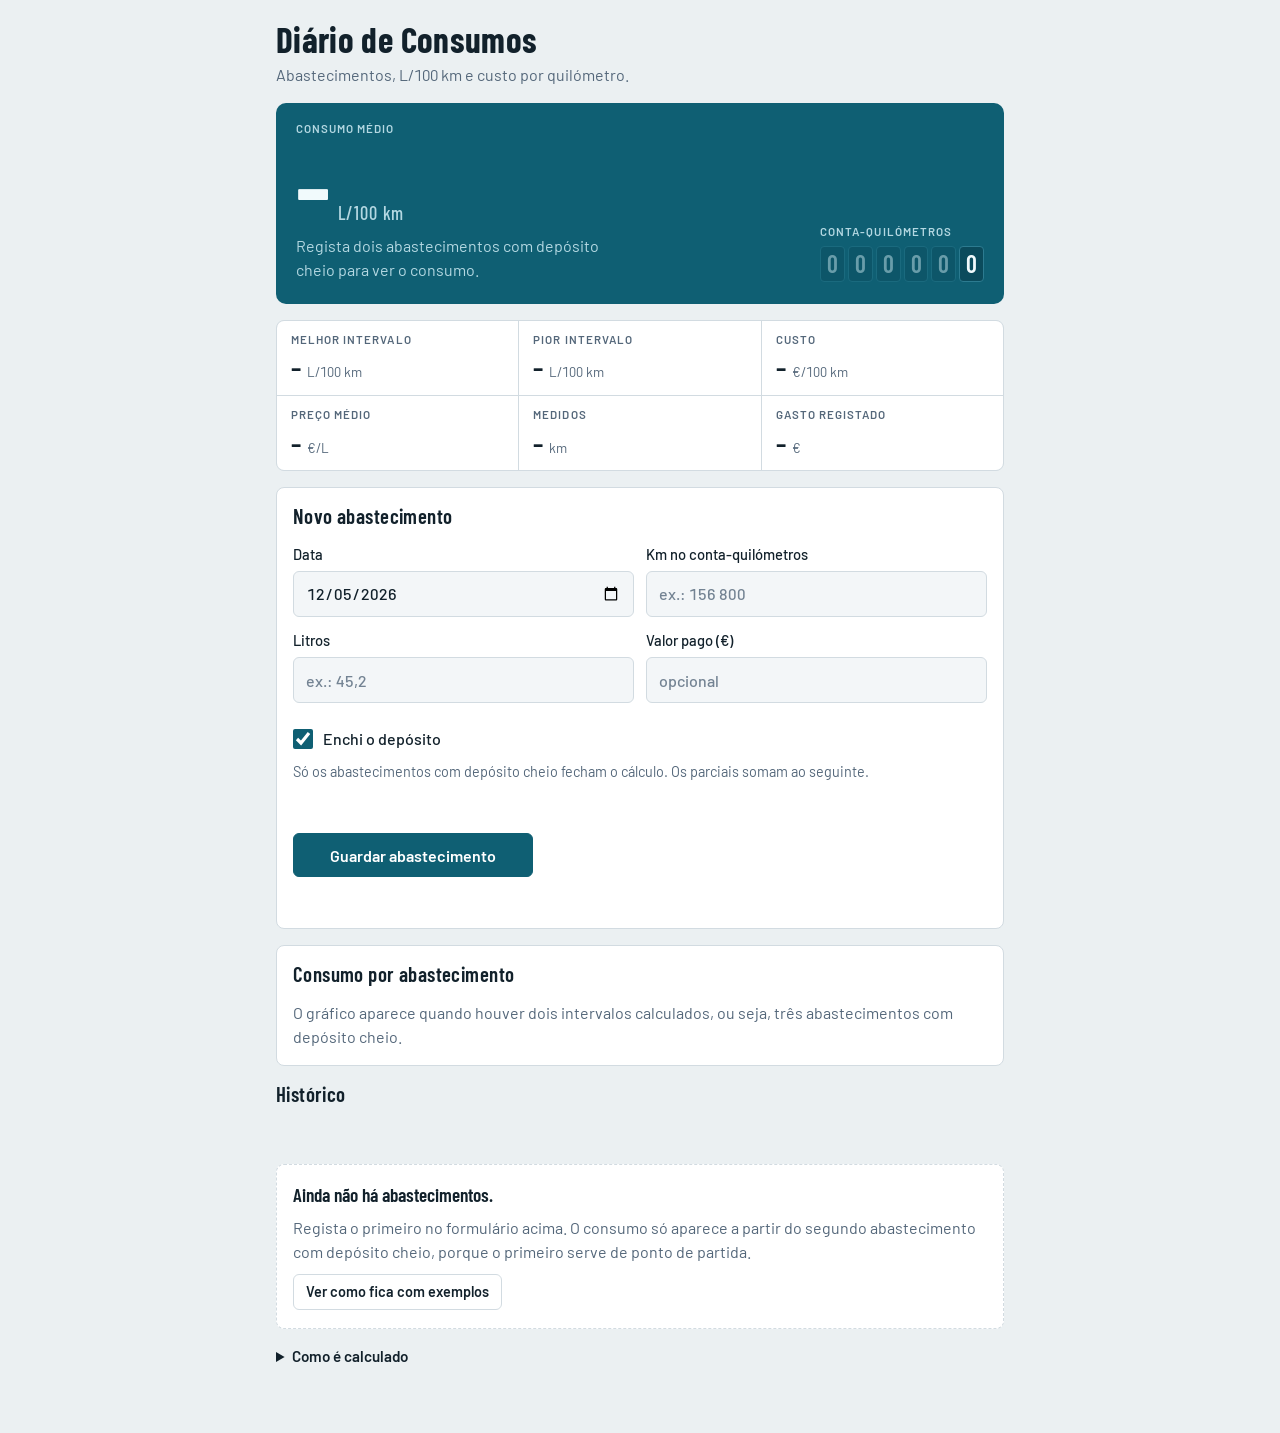
<file: financas/consumos.html>
<!doctype html><html lang="pt-PT"><head><meta charset="utf8"><script src="claude-shim.js"></script><meta name=viewport content="width=device-width,initial-scale=1,viewport-fit=cover"><style>:root{color-scheme:light;box-sizing:border-box;padding-top:env(safe-area-inset-top,0px);padding-bottom:env(safe-area-inset-bottom,0px)}html{scroll-padding-top:env(safe-area-inset-top,0px)}body{margin:0;padding:0;font:14px -apple-system,BlinkMacSystemFont,sans-serif;background:#fff;color:#000}img{max-width:100%}[hidden]:not([hidden=until-found i]){display:none!important}</style></head><body>
<title>Diário de Consumos</title>
<meta name="claude:viewport-fit-sides" content="cover">
<link rel="stylesheet" href="https://fonts.googleapis.com/css2?family=Barlow+Condensed:wght@500;600;700&family=Barlow:wght@400;500;600&display=swap">
<style>
/* Layout: uma coluna de instrumentos. Painel azul-petróleo com a média e o conta-quilómetros,
   depois formulário, gráfico e histórico. */
:root {
  --display: 'Barlow Condensed', 'Arial Narrow', 'Roboto Condensed', system-ui, sans-serif;
  --body: 'Barlow', system-ui, -apple-system, 'Segoe UI', Roboto, sans-serif;
  --bg: #EBF0F2;
  --surface: #FFFFFF;
  --surface-2: #F3F6F8;
  --fg: #12212B;
  --muted: #54677A;
  --line: #D2DBE1;
  --accent: #0F5F73;
  --accent-fg: #FFFFFF;
  --good: #1E6B45;
  --warn: #A5440F;
  --hero-bg: #0F5F73;
  --hero-fg: #F1FAFC;
  --hero-muted: #B4D8E2;
  --hero-cell: #0B4B5C;
  --hero-cell-line: #2C7B90;
  --hero-good: #A4EFC6;
  --hero-warn: #FFC8A3;
}
@media (prefers-color-scheme: dark) {
  :root:not([data-theme="light"]) {
    --bg: #0B1317;
    --surface: #131E24;
    --surface-2: #1A2830;
    --fg: #E4ECF0;
    --muted: #8FA3AF;
    --line: #25353E;
    --accent: #5CBCD4;
    --accent-fg: #052029;
    --good: #6FD09A;
    --warn: #F2A877;
    --hero-bg: #0F3340;
    --hero-fg: #F1FAFC;
    --hero-muted: #8FBCCB;
    --hero-cell: #0A2530;
    --hero-cell-line: #245565;
    --hero-good: #A4EFC6;
    --hero-warn: #FFC8A3;
    color-scheme: dark;
  }
}
:root[data-theme="dark"] {
  --bg: #0B1317;
  --surface: #131E24;
  --surface-2: #1A2830;
  --fg: #E4ECF0;
  --muted: #8FA3AF;
  --line: #25353E;
  --accent: #5CBCD4;
  --accent-fg: #052029;
  --good: #6FD09A;
  --warn: #F2A877;
  --hero-bg: #0F3340;
  --hero-fg: #F1FAFC;
  --hero-muted: #8FBCCB;
  --hero-cell: #0A2530;
  --hero-cell-line: #245565;
  --hero-good: #A4EFC6;
  --hero-warn: #FFC8A3;
  color-scheme: dark;
}

* { box-sizing: border-box; }
body {
  background: var(--bg);
  color: var(--fg);
  font: 400 1rem/1.5 var(--body);
  font-variant-numeric: tabular-nums;
  -webkit-font-smoothing: antialiased;
}
.page {
  width: 100%;
  max-width: 760px;
  margin-inline: auto;
  padding-left: max(16px, env(safe-area-inset-left, 0px));
  padding-right: max(16px, env(safe-area-inset-right, 0px));
  padding-block: 22px 56px;
  display: grid;
  gap: 16px;
}
.page > * { min-width: 0; }

h1 { font: 700 2.2rem/1 var(--display); letter-spacing: .01em; margin: 0; text-wrap: balance; }
h2 { font: 600 1.3rem/1.2 var(--display); letter-spacing: .02em; margin: 0; text-wrap: balance; }
p { margin: 0; }
.lede { color: var(--muted); margin-top: 6px; }
.muted { color: var(--muted); }
.small { font-size: .9rem; }
.sync { margin-top: 10px; font-size: .9rem; color: var(--muted); }
.eyebrow {
  font: 600 .72rem/1 var(--body);
  letter-spacing: .09em;
  text-transform: uppercase;
  color: var(--muted);
}

:focus-visible { outline: 2px solid var(--accent); outline-offset: 2px; }

/* Painel principal */
.hero {
  background: var(--hero-bg);
  color: var(--hero-fg);
  border-radius: 10px;
  padding: 20px 20px 22px;
  display: flex;
  flex-wrap: wrap;
  gap: 20px 28px;
  align-items: flex-end;
  justify-content: space-between;
}
.hero .eyebrow { color: var(--hero-muted); }
.hero-main { display: grid; gap: 10px; min-width: 0; }
.big { display: flex; align-items: baseline; gap: 8px; }
.big #avg { font: 700 clamp(4rem, 19vw, 5.6rem)/.88 var(--display); }
.big .unit { font: 500 1.15rem/1 var(--display); letter-spacing: .05em; color: var(--hero-muted); }
.hero .sub { color: var(--hero-muted); max-width: 34ch; }
.delta.up { color: var(--hero-warn); font-weight: 600; }
.delta.down { color: var(--hero-good); font-weight: 600; }
.odo-wrap { display: grid; gap: 8px; }
.odo { display: inline-flex; gap: 3px; }
.odo span {
  display: grid;
  place-items: center;
  width: 1.55rem;
  height: 2.25rem;
  background: var(--hero-cell);
  border: 1px solid var(--hero-cell-line);
  border-radius: 4px;
  font: 600 1.5rem/1 var(--display);
  color: var(--hero-fg);
}
.odo span.z { opacity: .4; }

/* Estatísticas */
.stats {
  margin: 0;
  display: grid;
  grid-template-columns: repeat(2, minmax(0, 1fr));
  gap: 1px;
  background: var(--line);
  border: 1px solid var(--line);
  border-radius: 8px;
  overflow: hidden;
}
.stat { background: var(--surface); padding: 12px 14px; display: grid; gap: 6px; align-content: start; min-width: 0; }
.stat dt { font: 600 .72rem/1.2 var(--body); letter-spacing: .09em; text-transform: uppercase; color: var(--muted); }
.stat dd { margin: 0; display: flex; align-items: baseline; flex-wrap: wrap; gap: 0 6px; }
.stat .v { font: 600 1.7rem/1.1 var(--display); }
.stat .u { font-size: .85rem; color: var(--muted); }
@media (min-width: 560px) { .stats { grid-template-columns: repeat(3, minmax(0, 1fr)); } }

/* Cartões */
.card { background: var(--surface); border: 1px solid var(--line); border-radius: 8px; padding: 16px; display: grid; gap: 14px; }
.card-head { display: flex; flex-wrap: wrap; gap: 6px 12px; align-items: baseline; justify-content: space-between; }

.banner {
  display: flex; flex-wrap: wrap; gap: 8px 12px; align-items: center; justify-content: space-between;
  padding: 10px 14px; border: 1px dashed var(--accent); border-radius: 8px; background: var(--surface);
}

/* Formulário */
.formbody { display: grid; gap: 14px; }
.grid { display: grid; grid-template-columns: repeat(2, minmax(0, 1fr)); gap: 12px; }
.field { display: grid; gap: 6px; min-width: 0; align-content: start; }
.field label { font-weight: 500; font-size: .92rem; }
input[type="text"], input[type="date"] {
  width: 100%;
  min-width: 0;
  min-height: 46px;
  padding: 9px 12px;
  border: 1px solid var(--line);
  border-radius: 6px;
  background: var(--surface-2);
  color: var(--fg);
  font: 500 1rem var(--body);
  font-variant-numeric: tabular-nums;
}
input::placeholder { color: var(--muted); opacity: .8; }
input:focus-visible { outline-offset: 0; border-color: var(--accent); }
.check { display: flex; align-items: center; gap: 10px; min-height: 44px; font-weight: 500; cursor: pointer; }
.check input { width: 20px; height: 20px; accent-color: var(--accent); margin: 0; }
.hint { font-size: .9rem; color: var(--muted); }
.preview { min-height: 1.5em; font-size: .95rem; color: var(--muted); }
.preview strong { color: var(--fg); font-weight: 600; }
.msg { min-height: 1.4em; font-size: .92rem; color: var(--muted); }
.msg.err { color: var(--warn); font-weight: 500; }
.actions { display: flex; }

.btn {
  font: 600 1rem var(--body);
  min-height: 44px;
  padding: 0 18px;
  border-radius: 6px;
  border: 1px solid var(--line);
  background: transparent;
  color: var(--fg);
  cursor: pointer;
}
.btn:hover { border-color: var(--muted); }
.btn.primary { background: var(--accent); color: var(--accent-fg); border-color: var(--accent); width: 100%; }
.btn.primary:hover { filter: brightness(1.06); }
.btn.small { min-height: 36px; padding: 0 12px; font-size: .9rem; }
.btn.danger { border-color: var(--warn); color: var(--warn); }
.btn:disabled { opacity: .55; cursor: default; }
@media (min-width: 560px) { .btn.primary { width: auto; min-width: 240px; } }

/* Gráfico */
.legend { display: flex; flex-wrap: wrap; gap: 4px 18px; font-size: .88rem; color: var(--muted); }
.sw { display: inline-block; width: 22px; height: 0; border-top: 2.5px solid var(--accent); vertical-align: middle; margin-right: 6px; }
.sw.dash { border-top: 2px dashed var(--muted); }
.chart { width: 100%; min-width: 0; }
.chart svg { display: block; max-width: 100%; }
.chart .grid-l { stroke: var(--line); stroke-width: 1; fill: none; }
.chart .tick { fill: var(--muted); font: 500 11px var(--body); font-variant-numeric: tabular-nums; }
.chart .area { fill: var(--accent); fill-opacity: .12; stroke: none; }
.chart .avg { stroke: var(--muted); stroke-width: 1.5; stroke-dasharray: 5 4; fill: none; }
.chart .ln { stroke: var(--accent); stroke-width: 2.5; stroke-linejoin: round; stroke-linecap: round; fill: none; }
.chart .pt { fill: var(--surface); stroke: var(--accent); stroke-width: 2; }
.chart .pt.last { fill: var(--accent); }
.chart .lastv { fill: var(--fg); font: 700 14px var(--display); letter-spacing: .02em; text-anchor: middle; }

/* Histórico */
.list { list-style: none; margin: 0; padding: 0; display: grid; gap: 8px; }
.item {
  background: var(--surface);
  border: 1px solid var(--line);
  border-radius: 8px;
  padding: 12px 14px;
  display: grid;
  grid-template-columns: minmax(0, 1fr) auto;
  gap: 6px 12px;
  align-items: start;
}
.item .d { font-weight: 600; }
.item .km { color: var(--muted); font-size: .92rem; }
.item .left { display: grid; gap: 2px; min-width: 0; }
.item .res { text-align: right; display: grid; gap: 2px; justify-items: end; }
.item .res .val { font: 700 1.8rem/1 var(--display); }
.item .res .val small { font: 500 .8rem var(--body); color: var(--muted); margin-left: 4px; }
.item .res .dl { font-size: .85rem; color: var(--muted); font-weight: 500; }
.item .res.up .val, .item .res.up .dl { color: var(--warn); }
.item .res.down .val, .item .res.down .dl { color: var(--good); }
.item .meta { grid-column: 1 / -1; display: flex; flex-wrap: wrap; align-items: center; gap: 6px 14px; color: var(--muted); font-size: .92rem; }
.item .meta .push { margin-left: auto; display: flex; gap: 8px; }
.tag {
  font: 600 .7rem/1 var(--body);
  letter-spacing: .07em;
  text-transform: uppercase;
  padding: 5px 9px;
  border: 1px solid var(--line);
  border-radius: 999px;
  color: var(--muted);
}
.empty { border: 1px dashed var(--line); border-radius: 8px; padding: 18px 16px; display: grid; gap: 10px; justify-items: start; background: var(--surface); }
.empty .t { font: 600 1.2rem/1.2 var(--display); }

.how { color: var(--muted); font-size: .95rem; }
.how summary { cursor: pointer; font-weight: 600; color: var(--fg); min-height: 32px; }
.how p { margin-top: 8px; max-width: 62ch; }

@media (prefers-reduced-motion: no-preference) {
  .btn { transition: filter .15s, border-color .15s; }
}
</style>

<div class="page">
  <header>
    <h1>Diário de Consumos</h1>
    <p class="lede">Abastecimentos, L/100 km e custo por quilómetro.</p>
    <p id="sync" class="sync" role="status" hidden></p>
  </header>

  <div id="sampleBanner" class="banner" hidden>
    <p>A mostrar dados de exemplo. Nada disto está guardado.</p>
    <button type="button" id="sampleOff" class="btn small">Sair do exemplo</button>
  </div>

  <section class="hero" aria-labelledby="avgLabel">
    <div class="hero-main">
      <p class="eyebrow" id="avgLabel">Consumo médio</p>
      <p class="big"><span id="avg">–</span><span class="unit">L/100 km</span></p>
      <p class="sub" id="avgSub">A carregar…</p>
    </div>
    <div class="odo-wrap">
      <p class="eyebrow">Conta-quilómetros</p>
      <div class="odo" id="odo" role="img" aria-label="Sem registos"></div>
    </div>
  </section>

  <dl class="stats" aria-label="Resumo">
    <div class="stat"><dt>Melhor intervalo</dt><dd><span class="v" id="sBest">–</span><span class="u">L/100 km</span></dd></div>
    <div class="stat"><dt>Pior intervalo</dt><dd><span class="v" id="sWorst">–</span><span class="u">L/100 km</span></dd></div>
    <div class="stat"><dt>Custo</dt><dd><span class="v" id="sCost">–</span><span class="u">€/100 km</span></dd></div>
    <div class="stat"><dt>Preço médio</dt><dd><span class="v" id="sPrice">–</span><span class="u">€/L</span></dd></div>
    <div class="stat"><dt>Medidos</dt><dd><span class="v" id="sKm">–</span><span class="u">km</span></dd></div>
    <div class="stat"><dt>Gasto registado</dt><dd><span class="v" id="sTotal">–</span><span class="u">€</span></dd></div>
  </dl>

  <section class="card" id="formCard" aria-labelledby="formTitle">
    <h2 id="formTitle">Novo abastecimento</h2>
    <form id="fuelForm" novalidate>
      <div class="formbody">
        <div class="grid">
          <div class="field">
            <label for="fDate">Data</label>
            <input id="fDate" type="date">
          </div>
          <div class="field">
            <label for="fKm">Km no conta-quilómetros</label>
            <input id="fKm" type="text" inputmode="numeric" autocomplete="off" placeholder="ex.: 156 800">
          </div>
          <div class="field">
            <label for="fL">Litros</label>
            <input id="fL" type="text" inputmode="decimal" autocomplete="off" placeholder="ex.: 45,2">
          </div>
          <div class="field">
            <label for="fV">Valor pago (€)</label>
            <input id="fV" type="text" inputmode="decimal" autocomplete="off" placeholder="opcional">
          </div>
        </div>
        <div>
          <label class="check" for="fFull"><input id="fFull" type="checkbox" checked><span>Enchi o depósito</span></label>
          <p class="hint">Só os abastecimentos com depósito cheio fecham o cálculo. Os parciais somam ao seguinte.</p>
        </div>
        <p id="preview" class="preview" aria-live="polite"></p>
        <div class="actions"><button type="submit" class="btn primary" id="fSave">Guardar abastecimento</button></div>
        <p id="formMsg" class="msg" role="status"></p>
      </div>
    </form>
  </section>

  <section class="card" aria-labelledby="chartTitle">
    <div class="card-head">
      <h2 id="chartTitle">Consumo por abastecimento</h2>
    </div>
    <div id="chartBox">
      <div class="legend" id="legend">
        <span><span class="sw"></span>L/100 km por intervalo</span>
        <span><span class="sw dash"></span><span id="legAvg">Média</span></span>
      </div>
      <div id="chart" class="chart"></div>
    </div>
    <p id="chartEmpty" class="muted" hidden>O gráfico aparece quando houver dois intervalos calculados, ou seja, três abastecimentos com depósito cheio.</p>
  </section>

  <section style="display:grid;gap:12px" aria-labelledby="histTitle">
    <div class="card-head">
      <h2 id="histTitle">Histórico</h2>
      <button type="button" id="exportBtn" class="btn small" hidden>Exportar CSV</button>
    </div>
    <p id="listMsg" class="msg" role="status"></p>
    <p id="loading" class="muted" hidden>A carregar registos…</p>
    <ol id="list" class="list"></ol>
    <div id="empty" class="empty" hidden>
      <p class="t">Ainda não há abastecimentos.</p>
      <p class="muted">Regista o primeiro no formulário acima. O consumo só aparece a partir do segundo abastecimento com depósito cheio, porque o primeiro serve de ponto de partida.</p>
      <button type="button" id="sampleOn" class="btn small">Ver como fica com exemplos</button>
    </div>
  </section>

  <details class="how">
    <summary>Como é calculado</summary>
    <p>O consumo de cada intervalo é o total de litros colocados entre dois depósitos cheios, parciais incluídos, a dividir pelos quilómetros percorridos nesse intervalo e multiplicado por 100. O primeiro depósito cheio é só o ponto de partida. A média geral soma todos os litros e todos os quilómetros, em vez de fazer a média das médias. O custo por 100 km só conta intervalos em que todos os abastecimentos têm valor pago.</p>
  </details>
</div>

<script>
/* PURE:start */
const nf = (n, d) => n.toLocaleString('pt-PT', { minimumFractionDigits: d, maximumFractionDigits: d });
const nkm = (n) => Math.round(n).toLocaleString('pt-PT');

function parseNum(s) {
  const t = String(s == null ? '' : s).replace(/[\s  ]/g, '').replace(',', '.');
  if (!/^\d+(\.\d+)?$/.test(t)) return NaN;
  return Number(t);
}
function parseDate(s) {
  const m = /^(\d{4})-(\d{2})-(\d{2})$/.exec(String(s || ''));
  if (!m) return null;
  const y = +m[1], mo = +m[2], d = +m[3];
  const dt = new Date(y, mo - 1, d);
  if (dt.getFullYear() !== y || dt.getMonth() !== mo - 1 || dt.getDate() !== d) return null;
  return { y: y, mo: mo, d: d };
}
function fmtDate(s, short) {
  const p = parseDate(s);
  if (!p) return '—';
  const dd = String(p.d).padStart(2, '0'), mm = String(p.mo).padStart(2, '0');
  return short ? dd + '/' + mm : dd + '/' + mm + '/' + p.y;
}

function compute(list) {
  const s = list.slice().sort((a, b) => a.km - b.km);
  let refKm = null, accL = 0, accC = 0, missing = false;
  return s.map((e) => {
    const r = { id: e.id, date: e.date, km: e.km, litros: e.litros, valor: e.valor, cheio: e.cheio,
                lPer100: null, kmTrip: null, litrosTrip: null, custoTrip: null, start: false };
    if (refKm === null) {
      if (e.cheio) { refKm = e.km; accL = 0; accC = 0; missing = false; r.start = true; }
      return r;
    }
    accL += e.litros;
    if (e.valor == null) missing = true; else accC += e.valor;
    if (e.cheio) {
      const d = e.km - refKm;
      if (d > 0) {
        r.kmTrip = d; r.litrosTrip = accL; r.lPer100 = accL / d * 100;
        if (!missing) r.custoTrip = accC;
      }
      refKm = e.km; accL = 0; accC = 0; missing = false;
    }
    return r;
  });
}

function stats(rows) {
  const trips = rows.filter((r) => r.lPer100 != null);
  const o = { trips: trips, n: trips.length, avg: null, best: null, worst: null, last: null,
              cost100: null, price: null, total: 0, hasValor: false, kmSum: 0,
              odo: rows.length ? rows[rows.length - 1].km : null };
  let sl = 0, sk = 0;
  trips.forEach((r) => { sl += r.litrosTrip; sk += r.kmTrip; });
  o.kmSum = sk;
  if (sk > 0) o.avg = sl / sk * 100;
  if (trips.length) {
    const v = trips.map((r) => r.lPer100);
    o.best = Math.min.apply(null, v);
    o.worst = Math.max.apply(null, v);
    o.last = trips[trips.length - 1].lPer100;
  }
  let ck = 0, cc = 0;
  trips.forEach((r) => { if (r.custoTrip != null) { ck += r.kmTrip; cc += r.custoTrip; } });
  if (ck > 0) o.cost100 = cc / ck * 100;
  let pl = 0, pv = 0;
  rows.forEach((r) => {
    if (r.valor != null) {
      o.hasValor = true; o.total += r.valor;
      if (r.litros > 0) { pl += r.litros; pv += r.valor; }
    }
  });
  if (pl > 0) o.price = pv / pl;
  return o;
}

function toCSV(rows) {
  const q = (n, d) => n == null ? '' : String(Math.round(n * Math.pow(10, d)) / Math.pow(10, d)).replace('.', ',');
  const head = ['data', 'km', 'litros', 'valor_eur', 'deposito_cheio', 'l_100km'];
  const lines = rows.map((r) => [r.date, r.km, q(r.litros, 2), q(r.valor, 2), r.cheio ? 'sim' : 'nao', q(r.lPer100, 2)].join(';'));
  return '﻿' + [head.join(';')].concat(lines).join('\r\n');
}

function clean(id, d) {
  const km = Number(d.km), l = Number(d.litros);
  const v = d.valor == null ? null : Number(d.valor);
  if (!Number.isFinite(km) || km <= 0 || !Number.isFinite(l) || l <= 0) return null;
  return { id: id, date: typeof d.date === 'string' ? d.date : '', km: km, litros: l,
           valor: (v != null && Number.isFinite(v) && v >= 0) ? v : null, cheio: d.cheio !== false };
}
/* PURE:end */

(function () {
  'use strict';
  const $ = (id) => document.getElementById(id);

  const SAMPLE = [
    { id: 'x1', date: '2026-07-06', km: 152300, litros: 52.1, valor: 80.76, cheio: true },
    { id: 'x2', date: '2026-07-27', km: 152980, litros: 47.6, valor: 73.39, cheio: true },
    { id: 'x3', date: '2026-08-18', km: 153690, litros: 49.9, valor: 77.85, cheio: true },
    { id: 'x4', date: '2026-09-08', km: 154310, litros: 46.2, valor: 72.40, cheio: true },
    { id: 'x5', date: '2026-09-30', km: 155040, litros: 50.8, valor: 78.44, cheio: true },
    { id: 'x6', date: '2026-10-12', km: 155380, litros: 18.5, valor: 28.70, cheio: false },
    { id: 'x7', date: '2026-10-21', km: 155700, litros: 29.8, valor: 46.20, cheio: true },
    { id: 'x8', date: '2026-11-02', km: 156260, litros: 42.9, valor: 66.51, cheio: true }
  ];

  const state = {
    entries: [], sample: false, canWrite: true, noDb: false, col: null, dl: null,
    loaded: false, slow: false, confirmed: false, err: null, timer: null,
    confirmId: null, confirmTimer: null, msgTimer: null, saving: false,
    view: null, cw: 0, localN: 0
  };

  function todayISO() {
    const d = new Date(), p = (n) => String(n).padStart(2, '0');
    return d.getFullYear() + '-' + p(d.getMonth() + 1) + '-' + p(d.getDate());
  }
  function mk(tag, cls, text) {
    const e = document.createElement(tag);
    if (cls) e.className = cls;
    if (text != null) e.textContent = text;
    return e;
  }
  function currentList() { return state.sample ? SAMPLE : state.entries; }

  /* ---------- Sincronização ---------- */
  function renderSync() {
    const el = $('sync');
    let t = '';
    if (state.err) t = 'Não foi possível ler os registos guardados.';
    else if (state.noDb) t = 'Armazenamento indisponível nesta vista. Os registos só ficam durante esta sessão.';
    else if (!state.canWrite) t = 'Vista só de leitura. Só o dono regista abastecimentos.';
    else if (!state.loaded && !state.slow) t = 'A carregar registos…';
    else if (state.slow && !state.confirmed) t = 'Sem resposta do armazenamento. O que vês pode estar desatualizado.';
    el.textContent = t;
    el.hidden = !t;
  }

  /* ---------- Painel principal ---------- */
  function renderOdo(km) {
    const box = $('odo');
    box.textContent = '';
    const digits = km == null ? '000000' : String(Math.round(km)).padStart(6, '0');
    let leading = true;
    for (let i = 0; i < digits.length; i++) {
      const ch = digits[i];
      if (ch !== '0') leading = false;
      box.appendChild(mk('span', leading && i < digits.length - 1 ? 'z' : '', ch));
    }
    box.setAttribute('aria-label', km == null ? 'Sem registos' : 'Último registo: ' + nkm(km) + ' km');
  }

  function renderHero(rows, st, list) {
    const sub = $('avgSub');
    sub.textContent = '';
    $('avg').textContent = st.avg == null ? '–' : nf(st.avg, 1);
    $('legAvg').textContent = st.avg == null ? 'Média' : 'Média ' + nf(st.avg, 1);
    renderOdo(st.odo);
    if (!state.loaded && !state.sample) { sub.textContent = 'A carregar…'; return; }
    if (!list.length) { sub.textContent = 'Regista dois abastecimentos com depósito cheio para ver o consumo.'; return; }
    if (st.n === 0) {
      sub.textContent = rows.some((r) => r.start)
        ? 'Falta mais um depósito cheio para calcular o primeiro intervalo.'
        : 'Marca pelo menos um abastecimento com depósito cheio para ter um ponto de partida.';
      return;
    }
    if (st.n === 1) { sub.textContent = 'Calculado num intervalo de ' + nkm(st.kmSum) + ' km.'; return; }
    sub.appendChild(document.createTextNode('Último intervalo: ' + nf(st.last, 1) + ' L/100 km '));
    const d = st.last - st.avg;
    const span = mk('span', 'delta' + (d > 0.05 ? ' up' : d < -0.05 ? ' down' : ''),
      '(' + (d > 0.05 ? '+' : d < -0.05 ? '−' : '') + nf(Math.abs(d), 1) + ' face à média)');
    sub.appendChild(span);
  }

  function renderStats(st) {
    $('sBest').textContent = st.best == null ? '–' : nf(st.best, 1);
    $('sWorst').textContent = st.worst == null ? '–' : nf(st.worst, 1);
    $('sCost').textContent = st.cost100 == null ? '–' : nf(st.cost100, 2);
    $('sPrice').textContent = st.price == null ? '–' : nf(st.price, 3);
    $('sKm').textContent = st.kmSum > 0 ? nkm(st.kmSum) : '–';
    $('sTotal').textContent = st.hasValor ? nf(st.total, 2) : '–';
  }

  /* ---------- Gráfico ---------- */
  function drawChart() {
    if (!state.view) return;
    const st = state.view.st, pts = st.trips;
    const box = $('chartBox'), empty = $('chartEmpty'), el = $('chart');
    if (pts.length < 2) { box.hidden = true; empty.hidden = false; el.textContent = ''; return; }
    box.hidden = false; empty.hidden = true;

    const W = Math.max(300, Math.floor(el.clientWidth) || 300), H = 230;
    const m = { l: 38, r: 14, t: 24, b: 30 };
    const vals = pts.map((p) => p.lPer100);
    let lo = Math.min.apply(null, vals), hi = Math.max.apply(null, vals);
    if (st.avg != null) { lo = Math.min(lo, st.avg); hi = Math.max(hi, st.avg); }
    const span = hi - lo;
    const step = span <= 2 ? 0.5 : span <= 6 ? 1 : span <= 14 ? 2 : 5;
    const pad = Math.max(span, 1) * 0.15;
    const y0 = Math.max(0, Math.floor((lo - pad) / step) * step);
    const y1 = Math.ceil((hi + pad) / step) * step;
    const plotW = W - m.l - m.r, plotH = H - m.t - m.b;
    const X = (i) => m.l + 10 + i * (plotW - 20) / (pts.length - 1);
    const Y = (v) => m.t + (y1 - v) / (y1 - y0) * plotH;
    const tickDec = step < 1 ? 1 : 0;

    let s = '';
    for (let v = y0; v <= y1 + 1e-9; v += step) {
      const y = Y(v).toFixed(1);
      s += '<line class="grid-l" x1="' + m.l + '" x2="' + (W - m.r) + '" y1="' + y + '" y2="' + y + '"/>';
      s += '<text class="tick" x="' + (m.l - 8) + '" y="' + (Number(y) + 4) + '" text-anchor="end">' + nf(v, tickDec) + '</text>';
    }
    const bottom = (m.t + plotH).toFixed(1);
    let line = '';
    pts.forEach((p, i) => { line += (i ? ' ' : '') + X(i).toFixed(1) + ',' + Y(p.lPer100).toFixed(1); });
    s += '<path class="area" d="M' + X(0).toFixed(1) + ',' + bottom + ' L' + line.replace(/ /g, ' L') +
         ' L' + X(pts.length - 1).toFixed(1) + ',' + bottom + ' Z"/>';
    if (st.avg != null) {
      const ya = Y(st.avg).toFixed(1);
      s += '<line class="avg" x1="' + m.l + '" x2="' + (W - m.r) + '" y1="' + ya + '" y2="' + ya + '"/>';
    }
    s += '<polyline class="ln" points="' + line + '"/>';
    pts.forEach((p, i) => {
      const last = i === pts.length - 1;
      s += '<circle class="pt' + (last ? ' last' : '') + '" cx="' + X(i).toFixed(1) + '" cy="' + Y(p.lPer100).toFixed(1) + '" r="' + (last ? 5 : 3.5) + '"/>';
    });
    const lp = pts[pts.length - 1];
    s += '<text class="lastv" x="' + X(pts.length - 1).toFixed(1) + '" y="' + (Y(lp.lPer100) - 11).toFixed(1) + '">' + nf(lp.lPer100, 1) + '</text>';

    const n = pts.length, every = n <= 7 ? 1 : Math.ceil(n / 6);
    let lastLab = -99;
    pts.forEach((p, i) => {
      const show = i % every === 0 || (i === n - 1 && i - lastLab >= Math.ceil(every / 2));
      if (!show) return;
      lastLab = i;
      s += '<text class="tick" x="' + X(i).toFixed(1) + '" y="' + (H - 8) + '" text-anchor="middle">' + fmtDate(p.date, true) + '</text>';
    });

    const label = 'Evolução do consumo em ' + n + ' intervalos, entre ' + nf(Math.min.apply(null, vals), 1) +
                  ' e ' + nf(Math.max.apply(null, vals), 1) + ' L/100 km. Último: ' + nf(lp.lPer100, 1) + '.';
    el.innerHTML = '<svg width="' + W + '" height="' + H + '" viewBox="0 0 ' + W + ' ' + H + '" role="img" aria-label="' + label + '">' + s + '</svg>';
  }

  /* ---------- Histórico ---------- */
  function renderList(rows, st, list) {
    const ol = $('list');
    ol.textContent = '';
    const loading = !state.loaded && !state.sample;
    $('loading').hidden = !loading;
    $('empty').hidden = loading || list.length > 0;
    $('exportBtn').hidden = !(state.dl && !state.sample && state.entries.length > 0);

    rows.slice().reverse().forEach((r) => {
      const li = mk('li', 'item');
      const left = mk('div', 'left');
      left.appendChild(mk('span', 'd', fmtDate(r.date, false)));
      left.appendChild(mk('span', 'km', nkm(r.km) + ' km'));
      li.appendChild(left);

      const res = mk('div', 'res');
      if (r.lPer100 != null) {
        const val = mk('span', 'val', nf(r.lPer100, 1));
        val.appendChild(mk('small', '', 'L/100 km'));
        res.appendChild(val);
        if (st.avg != null && st.n >= 2) {
          const d = r.lPer100 - st.avg;
          const rel = d / st.avg;
          if (rel > 0.05) res.classList.add('up'); else if (rel < -0.05) res.classList.add('down');
          res.appendChild(mk('span', 'dl', (d > 0.05 ? '+' : d < -0.05 ? '−' : '') + nf(Math.abs(d), 1) + ' face à média'));
        }
      } else {
        res.appendChild(mk('span', 'tag', r.start ? 'Ponto de partida' : (r.cheio ? 'Sem intervalo' : 'Parcial')));
      }
      li.appendChild(res);

      const meta = mk('div', 'meta');
      meta.appendChild(mk('span', '', nf(r.litros, 1) + ' L'));
      if (r.valor != null) {
        meta.appendChild(mk('span', '', nf(r.valor, 2) + ' €'));
        meta.appendChild(mk('span', '', nf(r.valor / r.litros, 3) + ' €/L'));
      }
      if (r.kmTrip != null) meta.appendChild(mk('span', '', nkm(r.kmTrip) + ' km desde o depósito cheio anterior'));
      if (state.canWrite && !state.sample) {
        const push = mk('span', 'push');
        if (state.confirmId === r.id) {
          const yes = mk('button', 'btn small danger', 'Apagar mesmo');
          yes.type = 'button'; yes.dataset.act = 'confirm'; yes.dataset.id = r.id;
          const no = mk('button', 'btn small', 'Cancelar');
          no.type = 'button'; no.dataset.act = 'cancel'; no.dataset.id = r.id;
          push.appendChild(yes); push.appendChild(no);
        } else {
          const del = mk('button', 'btn small', 'Apagar');
          del.type = 'button'; del.dataset.act = 'del'; del.dataset.id = r.id;
          del.setAttribute('aria-label', 'Apagar abastecimento de ' + fmtDate(r.date, false));
          push.appendChild(del);
        }
        meta.appendChild(push);
      }
      li.appendChild(meta);
      ol.appendChild(li);
    });
  }

  /* ---------- Formulário ---------- */
  function readForm() {
    const vRaw = $('fV').value.trim();
    return {
      date: $('fDate').value,
      km: parseNum($('fKm').value),
      litros: parseNum($('fL').value),
      vRaw: vRaw,
      valor: vRaw === '' ? null : parseNum(vRaw),
      cheio: $('fFull').checked
    };
  }

  function updatePreview() {
    const f = readForm(), bits = [];
    const validV = f.valor != null && Number.isFinite(f.valor) && f.valor > 0;
    if (f.litros > 0 && validV) bits.push(nf(f.valor / f.litros, 3) + ' €/L');
    if (Number.isFinite(f.km) && f.km > 0 && f.litros > 0 && !state.entries.some((e) => e.km === f.km)) {
      const cand = { id: '__new__', date: f.date, km: f.km, litros: f.litros,
                     valor: (f.valor != null && Number.isFinite(f.valor)) ? f.valor : null, cheio: f.cheio };
      const r = compute(state.entries.concat([cand])).find((x) => x.id === '__new__');
      if (r && r.lPer100 != null) bits.push(nf(r.lPer100, 1) + ' L/100 km em ' + nkm(r.kmTrip) + ' km');
    }
    const p = $('preview');
    p.textContent = '';
    if (bits.length) {
      p.appendChild(document.createTextNode('Resultado: '));
      p.appendChild(mk('strong', '', bits.join(' · ')));
    }
  }

  function showMsg(text, isErr) {
    const m = $('formMsg');
    m.textContent = text;
    m.className = 'msg' + (isErr ? ' err' : '');
    clearTimeout(state.msgTimer);
    if (text && !isErr) state.msgTimer = setTimeout(() => { m.textContent = ''; }, 3500);
  }

  function updateFormBits() {
    $('formCard').hidden = !state.canWrite;
    const max = state.entries.reduce((a, e) => Math.max(a, e.km), 0);
    $('fKm').placeholder = max > 0 ? 'mais de ' + nkm(max) : 'ex.: 156 800';
    updatePreview();
  }

  async function onSubmit(ev) {
    ev.preventDefault();
    if (state.saving) return;
    const f = readForm();
    const fail = (msg, id) => { showMsg(msg, true); if (id) $(id).focus(); };
    if (!parseDate(f.date)) return fail('Indica a data do abastecimento.', 'fDate');
    if (!(f.km > 0)) return fail('Indica os quilómetros do conta-quilómetros, só com números.', 'fKm');
    if (!(f.litros > 0)) return fail('Indica os litros colocados, por exemplo 45,2.', 'fL');
    if (f.valor != null && !Number.isFinite(f.valor)) return fail('O valor pago não é válido. Deixa o campo vazio se não o queres registar.', 'fV');
    if (state.entries.some((e) => e.km === f.km)) return fail('Já existe um abastecimento com estes quilómetros.', 'fKm');

    if (state.sample) { state.sample = false; }
    const doc = { date: f.date, km: f.km, litros: f.litros, valor: f.valor, cheio: f.cheio, criado: Date.now() };
    state.saving = true;
    $('fSave').disabled = true;
    try {
      if (state.col) {
        await state.col.add(doc);
      } else {
        state.localN += 1;
        state.entries = state.entries.concat([clean('l' + state.localN, doc)]);
        render();
      }
      $('fKm').value = ''; $('fL').value = ''; $('fV').value = '';
      showMsg('Abastecimento guardado.', false);
      render();
    } catch (e) {
      const code = e && e.code;
      if (code === 'invalid_argument') { state.canWrite = false; render(); }
      else if (code === 'quota_exceeded') showMsg('O limite de registos foi atingido. Apaga alguns antigos para continuar.', true);
      else showMsg('Não foi possível guardar. Tenta outra vez dentro de instantes.', true);
    } finally {
      state.saving = false;
      $('fSave').disabled = false;
    }
  }

  async function removeEntry(id) {
    try {
      if (state.col) await state.col.doc(id).delete();
      else { state.entries = state.entries.filter((e) => e.id !== id); render(); }
    } catch (e) {
      $('listMsg').textContent = 'Não foi possível apagar. Tenta outra vez.';
      $('listMsg').className = 'msg err';
    }
  }

  function onListClick(ev) {
    const b = ev.target.closest('button[data-act]');
    if (!b) return;
    const act = b.dataset.act, id = b.dataset.id;
    $('listMsg').textContent = ''; $('listMsg').className = 'msg';
    clearTimeout(state.confirmTimer);
    if (act === 'del') {
      state.confirmId = id;
      state.confirmTimer = setTimeout(() => { state.confirmId = null; render(); }, 6000);
      render();
    } else if (act === 'cancel') {
      state.confirmId = null; render();
    } else if (act === 'confirm') {
      state.confirmId = null; render();
      removeEntry(id);
    }
  }

  async function onExport() {
    if (!state.dl) return;
    const rows = compute(state.entries);
    $('listMsg').textContent = ''; $('listMsg').className = 'msg';
    try {
      await state.dl.save({ filename: 'consumos-' + todayISO() + '.csv', data: toCSV(rows) });
    } catch (e) {
      if (!e || e.code !== 'declined') { $('listMsg').textContent = 'Não foi possível exportar o ficheiro.'; $('listMsg').className = 'msg err'; }
    }
  }

  /* ---------- Render geral ---------- */
  function render() {
    const list = currentList();
    const rows = compute(list), st = stats(rows);
    state.view = { rows: rows, st: st };
    $('sampleBanner').hidden = !state.sample;
    renderSync();
    renderHero(rows, st, list);
    renderStats(st);
    drawChart();
    renderList(rows, st, list);
    updateFormBits();
  }

  /* ---------- Arranque ---------- */
  async function boot() {
    const c = window.claude;
    const get = async (n) => { try { return c && c.use ? await c.use(n) : null; } catch (e) { return null; } };
    const res = await Promise.all([get('db'), get('user'), get('downloads')]);
    const db = res[0], user = res[1];
    state.dl = res[2];
    if (user) {
      try { if ((await user.canEdit()) === false) state.canWrite = false; } catch (e) { /* mantém o formulário */ }
    }
    if (!db) { state.noDb = true; state.loaded = true; render(); return; }

    state.col = db.collection('abastecimentos');
    state.timer = setTimeout(() => { if (!state.confirmed) { state.slow = true; renderSync(); } }, 10000);
    state.col.onSnapshot((snap) => {
      state.entries = snap.docs.map((d) => clean(d.id, d.data() || {})).filter(Boolean);
      if (!snap.metadata.fromCache) { state.confirmed = true; state.slow = false; clearTimeout(state.timer); }
      if (!snap.metadata.fromCache || snap.size > 0) state.loaded = true;
      render();
    }, (err) => {
      state.err = err && err.code ? err.code : 'unavailable';
      state.loaded = true;
      clearTimeout(state.timer);
      render();
    });
  }

  $('fDate').value = todayISO();
  $('fuelForm').addEventListener('submit', onSubmit);
  ['fDate', 'fKm', 'fL', 'fV', 'fFull'].forEach((id) => {
    $(id).addEventListener('input', updatePreview);
    $(id).addEventListener('change', updatePreview);
  });
  $('list').addEventListener('click', onListClick);
  $('exportBtn').addEventListener('click', onExport);
  $('sampleOn').addEventListener('click', () => { state.sample = true; render(); });
  $('sampleOff').addEventListener('click', () => { state.sample = false; render(); });

  const chartEl = $('chart');
  if ('ResizeObserver' in window) {
    new ResizeObserver(() => {
      const w = Math.floor(chartEl.clientWidth);
      if (w !== state.cw) { state.cw = w; drawChart(); }
    }).observe(chartEl);
  } else {
    window.addEventListener('resize', () => { state.cw = Math.floor(chartEl.clientWidth); drawChart(); });
  }

  render();
  boot();
})();
</script>

</body></html>
</file>
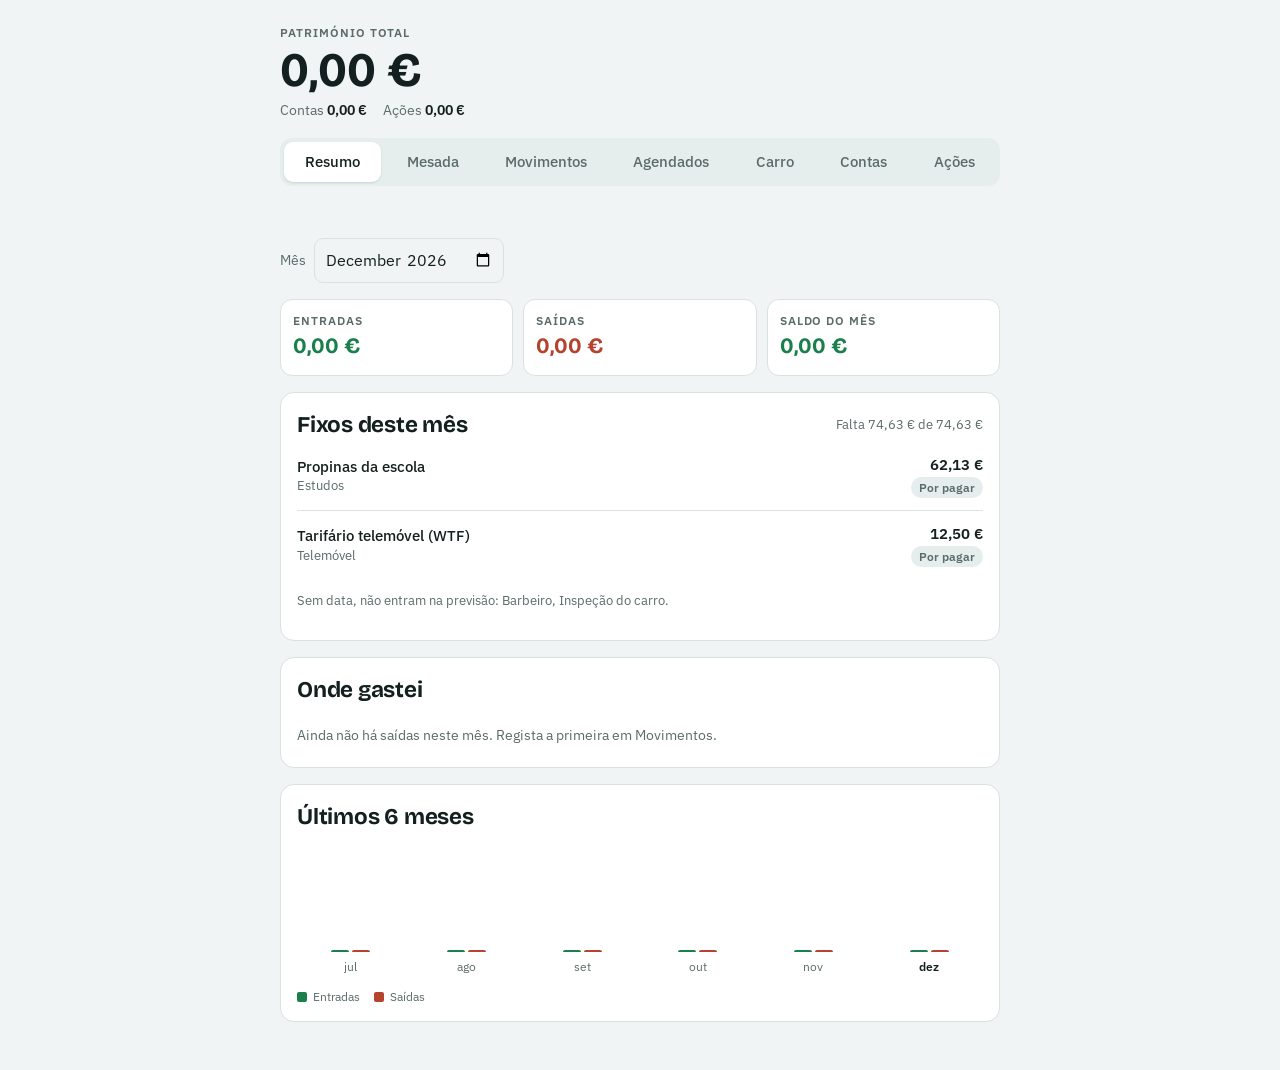
<file: financas/gestor.html>
<!doctype html><html lang="pt-PT"><head><meta charset="utf8"><script src="claude-shim.js"></script><meta name=viewport content="width=device-width,initial-scale=1,viewport-fit=cover"><style>:root{color-scheme:light;box-sizing:border-box;padding-top:env(safe-area-inset-top,0px);padding-bottom:env(safe-area-inset-bottom,0px)}html{scroll-padding-top:env(safe-area-inset-top,0px)}body{margin:0;padding:0;font:14px -apple-system,BlinkMacSystemFont,sans-serif;background:#fff;color:#000}img{max-width:100%}[hidden]:not([hidden=until-found i]){display:none!important}</style></head><body>
<title>Gestor de Dinheiro</title>
<meta name="claude:viewport-fit-sides" content="cover">
<link rel="stylesheet" href="https://fonts.googleapis.com/css2?family=Bricolage+Grotesque:wght@600;700&family=IBM+Plex+Sans:wght@400;500;600&family=IBM+Plex+Mono:wght@500&display=swap">
<style>
/* Layout: cabeçalho com património total, separadores, um painel por área; coluna única até 720px. */
:root {
  --bg: #f1f4f4;
  --surface: #ffffff;
  --ink: #14201f;
  --muted: #5a6b6a;
  --line: #d9e1e1;
  --accent: #0b6e65;
  --accent-ink: #ffffff;
  --in: #1a7f4b;
  --out: #b4432f;
  --soft: #e6eeed;
  --f-display: "Bricolage Grotesque", "IBM Plex Sans", system-ui, sans-serif;
  --f-body: "IBM Plex Sans", system-ui, -apple-system, "Segoe UI", sans-serif;
  --f-mono: "IBM Plex Mono", ui-monospace, "SF Mono", Menlo, monospace;
}
@media (prefers-color-scheme: dark) {
  :root:not([data-theme="light"]) {
    --bg: #0e1514; --surface: #151f1e; --ink: #e6efee; --muted: #93a5a3; --line: #263432;
    --accent: #3cbfae; --accent-ink: #06201c; --in: #4cc38a; --out: #f0866f; --soft: #1c2928;
    color-scheme: dark;
  }
}
:root[data-theme="dark"] {
  --bg: #0e1514; --surface: #151f1e; --ink: #e6efee; --muted: #93a5a3; --line: #263432;
  --accent: #3cbfae; --accent-ink: #06201c; --in: #4cc38a; --out: #f0866f; --soft: #1c2928;
  color-scheme: dark;
}
* { box-sizing: border-box; }
body {
  background: var(--bg); color: var(--ink); font-family: var(--f-body); font-size: 15px; line-height: 1.45;
  padding-block: 20px 48px;
  padding-left: max(16px, env(safe-area-inset-left, 0px));
  padding-right: max(16px, env(safe-area-inset-right, 0px));
}
.wrap { max-width: 720px; margin: 0 auto; display: flex; flex-direction: column; gap: 16px; }
h1, h2, h3 { font-family: var(--f-display); margin: 0; text-wrap: balance; letter-spacing: -0.01em; }
.num { font-variant-numeric: tabular-nums; }
.eyebrow { font-size: 12px; letter-spacing: 0.08em; text-transform: uppercase; color: var(--muted); font-weight: 600; }

header { display: flex; flex-direction: column; gap: 4px; padding: 4px 0 2px; }
.total { font-family: var(--f-display); font-weight: 700; font-size: clamp(34px, 9vw, 48px); line-height: 1.05; font-variant-numeric: tabular-nums; }
.split { display: flex; gap: 16px; flex-wrap: wrap; color: var(--muted); font-size: 14px; }
.split b { color: var(--ink); font-weight: 600; font-variant-numeric: tabular-nums; }

.tabs { display: flex; gap: 4px; background: var(--soft); padding: 4px; border-radius: 12px; overflow-x: auto; scrollbar-width: none; }
.tabs::-webkit-scrollbar { display: none; }
.tabs button { font: inherit; font-weight: 500; border: 0; background: transparent; color: var(--muted); padding: 9px 14px; border-radius: 9px; cursor: pointer; flex: 1 0 auto; white-space: nowrap; }
.tabs button[aria-selected="true"] { background: var(--surface); color: var(--ink); box-shadow: 0 1px 2px rgba(0,0,0,.12); }
button:focus-visible, input:focus-visible, select:focus-visible { outline: 2px solid var(--accent); outline-offset: 2px; }

.panel { display: flex; flex-direction: column; gap: 16px; min-width: 0; }
.card { background: var(--surface); border: 1px solid var(--line); border-radius: 14px; padding: 16px; display: flex; flex-direction: column; gap: 12px; min-width: 0; }
.row { display: flex; gap: 10px; flex-wrap: wrap; align-items: center; justify-content: space-between; }

.monthbar { display: flex; align-items: center; justify-content: space-between; gap: 10px; flex-wrap: wrap; }
.monthbar label { display: flex; align-items: center; gap: 8px; color: var(--muted); font-size: 14px; }

.stats { display: grid; grid-template-columns: repeat(3, minmax(0, 1fr)); gap: 10px; }
.stat { background: var(--surface); border: 1px solid var(--line); border-radius: 12px; padding: 12px; display: flex; flex-direction: column; gap: 2px; min-width: 0; }
.stat .v { font-family: var(--f-display); font-weight: 700; font-size: clamp(16px, 4.6vw, 22px); font-variant-numeric: tabular-nums; overflow-wrap: anywhere; }
.pos { color: var(--in); }
.neg { color: var(--out); }

.bars { display: flex; flex-direction: column; gap: 10px; }
.bar { display: grid; grid-template-columns: minmax(0, 1fr) auto; gap: 4px 12px; font-size: 14px; }
.bar .track { grid-column: 1 / -1; height: 8px; background: var(--soft); border-radius: 4px; overflow: hidden; }
.bar .fill { height: 100%; background: var(--accent); border-radius: 4px; }

.months { display: grid; grid-template-columns: repeat(6, minmax(0, 1fr)); gap: 8px; align-items: end; height: 130px; }
.m { display: flex; flex-direction: column; align-items: center; gap: 6px; height: 100%; justify-content: flex-end; min-width: 0; }
.m .pair { display: flex; gap: 3px; align-items: flex-end; flex: 1; width: 100%; justify-content: center; }
.m .pair i { display: block; width: 38%; max-width: 18px; border-radius: 3px 3px 0 0; min-height: 2px; }
.m .pair .i { background: var(--in); }
.m .pair .o { background: var(--out); }
.m span { font-size: 12px; color: var(--muted); }
.m.cur span { color: var(--ink); font-weight: 600; }
.legend { display: flex; gap: 14px; font-size: 12px; color: var(--muted); }
.legend i { display: inline-block; width: 10px; height: 10px; border-radius: 2px; margin-right: 6px; vertical-align: -1px; }

form { display: grid; grid-template-columns: repeat(2, minmax(0, 1fr)); gap: 10px; }
form .full { grid-column: 1 / -1; }
label.f { display: flex; flex-direction: column; gap: 4px; font-size: 13px; color: var(--muted); min-width: 0; }
input, select {
  font: inherit; font-size: 16px; color: var(--ink); background: var(--bg); border: 1px solid var(--line);
  border-radius: 9px; padding: 9px 10px; width: 100%; min-width: 0;
}
.btn { font: inherit; font-weight: 600; background: var(--accent); color: var(--accent-ink); border: 0; border-radius: 10px; padding: 11px 16px; cursor: pointer; }
.btn:disabled { opacity: .55; cursor: default; }
.seg { display: grid; grid-template-columns: 1fr 1fr; gap: 4px; background: var(--soft); padding: 4px; border-radius: 10px; }
.seg label { text-align: center; padding: 8px; border-radius: 7px; cursor: pointer; color: var(--muted); font-weight: 500; }
.seg input { position: absolute; opacity: 0; width: 1px; height: 1px; }
.seg label:has(input:checked) { background: var(--surface); color: var(--ink); box-shadow: 0 1px 2px rgba(0,0,0,.12); }
.seg label:has(input:focus-visible) { outline: 2px solid var(--accent); }

.list { display: flex; flex-direction: column; }
.item { display: grid; grid-template-columns: minmax(0, 1fr) auto; gap: 2px 12px; padding: 12px 0; border-top: 1px solid var(--line); align-items: center; }
.item:first-child { border-top: 0; padding-top: 0; }
.item .t { font-weight: 500; overflow-wrap: anywhere; }
.item .s { color: var(--muted); font-size: 13px; overflow-wrap: anywhere; }
.item .a { font-weight: 600; font-variant-numeric: tabular-nums; text-align: right; }
.item .act { grid-column: 1 / -1; display: flex; gap: 10px; align-items: center; justify-content: space-between; flex-wrap: wrap; margin-top: 6px; }
.item .act label { display: flex; align-items: center; gap: 8px; color: var(--muted); font-size: 13px; }
.item .act input { width: 120px; padding: 6px 8px; }
.tick { font-family: var(--f-mono); font-weight: 500; letter-spacing: 0.02em; }
.del { font: inherit; font-size: 13px; background: transparent; border: 1px solid var(--line); color: var(--muted); border-radius: 8px; padding: 5px 10px; cursor: pointer; }
.del.armed { border-color: var(--out); color: var(--out); font-weight: 600; }
.empty { color: var(--muted); font-size: 14px; padding: 6px 0; }
.note { font-size: 13px; color: var(--muted); }
#status { min-height: 20px; font-size: 13px; color: var(--out); }
@media (max-width: 420px) { form { grid-template-columns: 1fr; } .stats { grid-template-columns: 1fr; } }
.badge { display: inline-block; font-size: 12px; font-weight: 600; padding: 2px 8px; border-radius: 999px; background: var(--soft); color: var(--muted); }
.badge.ok { color: var(--in); }
.badge.late { color: var(--out); }
.badge.soon { color: var(--ink); }
.chk { display: flex; align-items: center; gap: 8px; font-size: 14px; cursor: pointer; }
.chk input, .item .act .chk input { width: 20px; height: 20px; padding: 0; accent-color: var(--accent); }
.item .act input[type="date"] { width: 150px; }
.list .btn { margin-top: 6px; align-self: flex-start; }
details summary { cursor: pointer; font-weight: 600; color: var(--accent); }
details[open] summary { margin-bottom: 12px; }
.progress { height: 10px; background: var(--soft); border-radius: 5px; overflow: hidden; }
.progress > div { height: 100%; width: 0; background: var(--accent); border-radius: 5px; }
.progress > div.over { background: var(--out); }
@media (prefers-reduced-motion: no-preference) { .fill, .m .pair i { transition: all .25s ease; } }
</style>

<div class="wrap">
  <header>
    <div class="eyebrow">Património total</div>
    <div class="total" id="total">—</div>
    <div class="split"><span>Contas <b id="tAcc">—</b></span><span>Ações <b id="tHold">—</b></span></div>
  </header>

  <nav class="tabs" role="tablist" aria-label="Secções">
    <button role="tab" data-tab="resumo" aria-selected="true">Resumo</button>
    <button role="tab" data-tab="mesada" aria-selected="false">Mesada</button>
    <button role="tab" data-tab="mov" aria-selected="false">Movimentos</button>
    <button role="tab" data-tab="fixos" aria-selected="false">Agendados</button>
    <button role="tab" data-tab="carro" aria-selected="false">Carro</button>
    <button role="tab" data-tab="contas" aria-selected="false">Contas</button>
    <button role="tab" data-tab="acoes" aria-selected="false">Ações</button>
  </nav>

  <div id="status" role="status" aria-live="polite"></div>

  <div class="monthbar" id="monthbar">
    <label for="month">Mês <input type="month" id="month"></label>
  </div>

  <section class="panel" id="p-resumo">
    <div class="stats">
      <div class="stat"><span class="eyebrow">Entradas</span><span class="v pos" id="sIn">—</span></div>
      <div class="stat"><span class="eyebrow">Saídas</span><span class="v neg" id="sOut">—</span></div>
      <div class="stat"><span class="eyebrow">Saldo do mês</span><span class="v" id="sNet">—</span></div>
    </div>
    <div class="card">
      <div class="row"><h2>Fixos deste mês</h2><span class="num note" id="fixSum"></span></div>
      <div class="list" id="fixMonth"></div>
    </div>
    <div class="card">
      <h2>Onde gastei</h2>
      <div class="bars" id="cats"></div>
    </div>
    <div class="card">
      <h2>Últimos 6 meses</h2>
      <div class="months" id="months"></div>
      <div class="legend"><span><i style="background:var(--in)"></i>Entradas</span><span><i style="background:var(--out)"></i>Saídas</span></div>
    </div>
  </section>

  <section class="panel" id="p-mov" hidden>
    <div class="card">
      <h2>Novo movimento</h2>
      <form id="fTx">
        <div class="seg full">
          <label><input type="radio" name="type" value="out" checked>Saída</label>
          <label><input type="radio" name="type" value="in">Entrada</label>
        </div>
        <label class="f" for="txAmount">Valor (€)<input id="txAmount" inputmode="decimal" placeholder="12,50" autocomplete="off" required></label>
        <label class="f" for="txDate">Data<input id="txDate" type="date" required></label>
        <label class="f" for="txCat">Categoria<select id="txCat"></select></label>
        <label class="f" for="txNote">Nota<input id="txNote" placeholder="opcional" autocomplete="off"></label>
        <label class="chk full" for="txAllow"><input id="txAllow" type="checkbox" checked>Sai da mesada (só conta nas saídas)</label>
        <button class="btn full" type="submit">Adicionar</button>
      </form>
    </div>
    <div class="card">
      <h2>Movimentos do mês</h2>
      <div class="list" id="txList"></div>
    </div>
  </section>

  <section class="panel" id="p-mesada" hidden>
    <div class="card">
      <div class="row"><span class="eyebrow">Resta até dia 21</span><span class="note num" id="mPeriod"></span></div>
      <div class="total" id="mLeft">—</div>
      <div class="progress"><div id="mFill"></div></div>
      <div class="split"><span>Mesada <b id="mAmt">—</b></span><span>Gasto <b id="mSpent">—</b></span><span>Fixos por pagar <b id="mCommit">—</b></span></div>
      <p class="note" id="mHint"></p>
    </div>
    <div class="card">
      <div class="row"><h2>Poupado</h2><span class="note" id="mSavedNote"></span></div>
      <div class="total pos" id="mSaved">—</div>
      <div class="list" id="mHist"></div>
      <p class="note">A mesada de 350 € entra todos os dias 21. No fim do dia 21, o que sobrou conta como poupado. Se gastares mais do que a mesada, esse ciclo poupa 0 €. Os gastos desmarcados em "Mesada" não contam.</p>
    </div>
  </section>

  <section class="panel" id="p-fixos" hidden>
    <div class="card">
      <h2>Novo gasto agendado</h2>
      <form id="fRec"></form>
    </div>
    <div class="card">
      <div class="row"><h2>Agendados</h2><span class="note num" id="rSum"></span></div>
      <div class="list" id="recList"></div>
      <p class="note">Marca "Pago" quando pagares. Fica registado como saída e a data avança para o próximo pagamento. Os gastos do carro estão no separador Carro.</p>
    </div>
  </section>

  <section class="panel" id="p-carro" hidden>
    <div class="stats">
      <div class="stat"><span class="eyebrow">Este mês</span><span class="v" id="cMonth">—</span></div>
      <div class="stat"><span class="eyebrow" id="cYearL">No ano</span><span class="v" id="cYear">—</span></div>
      <div class="stat"><span class="eyebrow">Média por mês</span><span class="v" id="cAvg">—</span></div>
    </div>
    <iframe src="consumos.html" title="Diário de consumos" loading="lazy" style="width:100%;height:900px;border:0;border-radius:14px;display:block"></iframe>
    <div class="card">
      <h2>Custos fixos</h2>
      <div class="list" id="carFixed"></div>
      <details><summary>Adicionar custo fixo</summary><form id="fCarRec"></form></details>
    </div>
    <div class="card">
      <h2>Novo gasto do carro</h2>
      <form id="fCar">
        <label class="f full" for="cSub">Tipo<select id="cSub"></select></label>
        <label class="f" for="cAmount">Valor (€)<input id="cAmount" inputmode="decimal" placeholder="45,00" autocomplete="off" required></label>
        <label class="f" for="cDate">Data<input id="cDate" type="date" required></label>
        <label class="f full" for="cNote">Nota<input id="cNote" placeholder="litros, oficina, troço…" autocomplete="off"></label>
        <label class="chk full" for="cAllow"><input id="cAllow" type="checkbox" checked>Sai da mesada</label>
        <button class="btn full" type="submit">Adicionar</button>
      </form>
    </div>
    <div class="card">
      <h2 id="cByL">Por tipo</h2>
      <div class="bars" id="carCats"></div>
    </div>
    <div class="card">
      <h2>Histórico</h2>
      <div class="list" id="carList"></div>
    </div>
  </section>

  <section class="panel" id="p-contas" hidden>
    <div class="card">
      <h2>Nova conta</h2>
      <form id="fAcc">
        <label class="f" for="accName">Nome<input id="accName" placeholder="Conta à ordem, Dinheiro, Poupança…" autocomplete="off" required></label>
        <label class="f" for="accBal">Saldo atual (€)<input id="accBal" inputmode="decimal" placeholder="0,00" autocomplete="off" required></label>
        <button class="btn full" type="submit">Adicionar conta</button>
      </form>
    </div>
    <div class="card">
      <h2>As minhas contas</h2>
      <div class="list" id="accList"></div>
      <p class="note">O saldo não muda sozinho com os movimentos. Atualiza-o aqui quando quiseres acertar contas.</p>
    </div>
  </section>

  <section class="panel" id="p-acoes" hidden>
    <div class="card">
      <h2>Nova posição</h2>
      <form id="fHold">
        <label class="f" for="hTick">Símbolo<input id="hTick" placeholder="VWCE, AAPL…" autocomplete="off" autocapitalize="characters" required></label>
        <label class="f" for="hName">Nome<input id="hName" placeholder="opcional" autocomplete="off"></label>
        <label class="f" for="hQty">Quantidade<input id="hQty" inputmode="decimal" placeholder="3,5" autocomplete="off" required></label>
        <label class="f" for="hBuy">Preço médio de compra (€)<input id="hBuy" inputmode="decimal" placeholder="98,40" autocomplete="off" required></label>
        <label class="f full" for="hPrice">Preço atual (€)<input id="hPrice" inputmode="decimal" placeholder="igual ao de compra se vazio" autocomplete="off"></label>
        <button class="btn full" type="submit">Adicionar posição</button>
      </form>
    </div>
    <div class="card">
      <div class="row"><h2>Carteira</h2><span class="num" id="hSum"></span></div>
      <div class="list" id="holdList"></div>
      <p class="note">Os preços atuais são os que escreveres. Não são atualizados automaticamente.</p>
    </div>
  </section>
</div>

<script>
(function () {
  var fmt = new Intl.NumberFormat('pt-PT', { style: 'currency', currency: 'EUR' });
  var CATS_OUT = ['Alimentação', 'Casa', 'Transportes', 'Carro', 'Telemóvel', 'Cuidado pessoal', 'Lazer', 'Saúde', 'Estudos', 'Viagens', 'Outros'];
  var EVERY = [[1, 'Todos os meses'], [2, 'De 2 em 2 meses'], [3, 'Trimestral'], [6, 'Semestral'], [12, 'Anual']];
  var CAR_SUBS = ['Combustível', 'Via Verde', 'Mecânico', 'Seguro', 'Inspeção', 'Outros'];
  var SEEDS = {
    geral: [
      { id: 'seed-wtf', name: 'Tarifário telemóvel (WTF)', amount: 12.5, every: 1, due: '', category: 'Telemóvel', sub: '' },
      { id: 'seed-barbeiro', name: 'Barbeiro', amount: 20, every: 2, due: '', category: 'Cuidado pessoal', sub: '' },
      { id: 'seed-propinas', name: 'Propinas da escola', amount: 62.13, every: 1, due: '', category: 'Estudos', sub: '' }
    ],
    carro: [
      { id: 'seed-seguro', name: 'Seguro do carro', amount: 513.28, every: 12, due: '2027-09-12', paidUntil: '2027-09-12', category: 'Carro', sub: 'Seguro', allow: false },
      { id: 'seed-inspecao', name: 'Inspeção do carro', amount: 37.47, every: 12, due: '', category: 'Carro', sub: 'Inspeção' }
    ]
  };
  var CATS_IN = ['Eventos', 'Explicações', 'Outros'];
  var $ = function (s) { return document.querySelector(s); };
  var pad = function (n) { return String(n).padStart(2, '0'); };
  var today = function () { var d = new Date(); return d.getFullYear() + '-' + pad(d.getMonth() + 1) + '-' + pad(d.getDate()); };
  var eur = function (n) { return fmt.format(n || 0); };
  var esc = function (s) { return String(s == null ? '' : s).replace(/[&<>"']/g, function (c) { return { '&': '&amp;', '<': '&lt;', '>': '&gt;', '"': '&quot;', "'": '&#39;' }[c]; }); };
  var num = function (v) {
    var s = String(v == null ? '' : v).trim().replace(/\s/g, '');
    if (s.indexOf(',') >= 0) s = s.replace(/\./g, '').replace(',', '.');
    var n = parseFloat(s);
    return isFinite(n) ? n : NaN;
  };
  var state = { tx: [], acc: [], hold: [], rec: [], loaded: { tx: false, acc: false, hold: false, rec: false }, tab: 'resumo', month: today().slice(0, 7), refs: null, offline: false };

  function say(msg) { $('#status').textContent = msg || ''; }

  function setTab(t) {
    state.tab = t;
    document.querySelectorAll('[data-tab]').forEach(function (b) { b.setAttribute('aria-selected', b.dataset.tab === t ? 'true' : 'false'); });
    ['resumo', 'mesada', 'mov', 'fixos', 'carro', 'contas', 'acoes'].forEach(function (k) { $('#p-' + k).hidden = k !== t; });
    $('#monthbar').hidden = !(t === 'resumo' || t === 'mov' || t === 'carro');
  }
  document.querySelectorAll('[data-tab]').forEach(function (b) { b.addEventListener('click', function () { setTab(b.dataset.tab); }); });

  function fillCats() {
    var type = document.querySelector('input[name="type"]:checked').value;
    var list = type === 'in' ? CATS_IN : CATS_OUT;
    $('#txCat').innerHTML = list.map(function (c) { return '<option>' + esc(c) + '</option>'; }).join('');
  }
  document.querySelectorAll('input[name="type"]').forEach(function (r) { r.addEventListener('change', fillCats); });

  var loadingOr = function (k, html) { return state.loaded[k] ? html : '<div class="empty">A carregar…</div>'; };

  function renderTotals() {
    var accSum = state.acc.reduce(function (s, a) { return s + (a.balance || 0); }, 0);
    var holdSum = state.hold.reduce(function (s, h) { return s + h.qty * (h.price != null ? h.price : h.buy); }, 0);
    $('#total').textContent = eur(accSum + holdSum);
    $('#tAcc').textContent = eur(accSum);
    $('#tHold').textContent = eur(holdSum);
  }

  function monthTx(m) { return state.tx.filter(function (t) { return (t.date || '').slice(0, 7) === m; }); }
  function sums(list) {
    var i = 0, o = 0;
    list.forEach(function (t) { if (t.type === 'in') i += t.amount; else o += t.amount; });
    return { i: i, o: o };
  }

  function renderSummary() {
    var list = monthTx(state.month), s = sums(list);
    $('#sIn').textContent = eur(s.i);
    $('#sOut').textContent = eur(s.o);
    var net = s.i - s.o, el = $('#sNet');
    el.textContent = eur(net);
    el.className = 'v ' + (net >= 0 ? 'pos' : 'neg');

    var by = {};
    list.filter(function (t) { return t.type !== 'in'; }).forEach(function (t) { by[t.category] = (by[t.category] || 0) + t.amount; });
    var rows = Object.keys(by).map(function (k) { return [k, by[k]]; }).sort(function (a, b) { return b[1] - a[1]; });
    var max = rows.length ? rows[0][1] : 1;
    $('#cats').innerHTML = loadingOr('tx', rows.length ? rows.map(function (r) {
      return '<div class="bar"><span>' + esc(r[0]) + '</span><span class="num">' + eur(r[1]) + '</span><div class="track"><div class="fill" style="width:' + (r[1] / max * 100).toFixed(1) + '%"></div></div></div>';
    }).join('') : '<div class="empty">Ainda não há saídas neste mês. Regista a primeira em Movimentos.</div>');

    var y = +state.month.slice(0, 4), m = +state.month.slice(5, 7), keys = [];
    for (var k = 5; k >= 0; k--) { var d = new Date(y, m - 1 - k, 1); keys.push(d.getFullYear() + '-' + pad(d.getMonth() + 1)); }
    var data = keys.map(function (key) { return { key: key, s: sums(monthTx(key)) }; });
    var peak = Math.max.apply(null, data.map(function (d) { return Math.max(d.s.i, d.s.o); }).concat([1]));
    $('#months').innerHTML = data.map(function (d) {
      var lab = new Date(+d.key.slice(0, 4), +d.key.slice(5, 7) - 1, 1).toLocaleDateString('pt-PT', { month: 'short' }).replace('.', '');
      return '<div class="m' + (d.key === state.month ? ' cur' : '') + '"><div class="pair"><i class="i" style="height:' + (d.s.i / peak * 100).toFixed(1) + '%"></i><i class="o" style="height:' + (d.s.o / peak * 100).toFixed(1) + '%"></i></div><span>' + esc(lab) + '</span></div>';
    }).join('');
  }

  function renderTx() {
    var list = monthTx(state.month).sort(function (a, b) { return a.date < b.date ? 1 : a.date > b.date ? -1 : (b.createdAt || 0) - (a.createdAt || 0); });
    $('#txList').innerHTML = loadingOr('tx', list.length ? list.map(function (t) {
      var d = (t.date || '').split('-'), isIn = t.type === 'in';
      return '<div class="item"><div><div class="t">' + esc(t.category) + (t.sub ? ' · ' + esc(t.sub) : '') + (t.note ? ' · ' + esc(t.note) : '') + '</div><div class="s num">' + esc(d[2] + '/' + d[1]) + '</div></div>' +
        '<div class="a ' + (isIn ? 'pos' : 'neg') + '">' + (isIn ? '+' : '−') + eur(t.amount) + '</div>' +
        '<div class="act">' + allowChk('tx', t) + '<button class="del" data-del="tx:' + esc(t.id) + '">Apagar</button></div></div>';
    }).join('') : '<div class="empty">Sem movimentos neste mês.</div>');
  }

  function renderAcc() {
    var list = state.acc.slice().sort(function (a, b) { return (b.balance || 0) - (a.balance || 0); });
    $('#accList').innerHTML = loadingOr('acc', list.length ? list.map(function (a) {
      return '<div class="item"><div class="t">' + esc(a.name) + '</div><div class="a num">' + eur(a.balance) + '</div>' +
        '<div class="act"><label>Saldo (€)<input inputmode="decimal" value="' + esc(String(a.balance).replace('.', ',')) + '" data-upd="acc:' + esc(a.id) + ':balance" aria-label="Saldo de ' + esc(a.name) + '"></label>' +
        '<button class="del" data-del="acc:' + esc(a.id) + '">Apagar</button></div></div>';
    }).join('') : '<div class="empty">Ainda não tens contas. Adiciona a primeira acima para ver quanto tens.</div>');
  }

  function renderHold() {
    var list = state.hold.slice().sort(function (a, b) { return (b.qty * (b.price != null ? b.price : b.buy)) - (a.qty * (a.price != null ? a.price : a.buy)); });
    var cost = 0, val = 0;
    list.forEach(function (h) { cost += h.qty * h.buy; val += h.qty * (h.price != null ? h.price : h.buy); });
    var pl = val - cost;
    $('#hSum').innerHTML = list.length ? '<b>' + eur(val) + '</b> <span class="' + (pl >= 0 ? 'pos' : 'neg') + '">' + (pl >= 0 ? '+' : '−') + eur(Math.abs(pl)) + '</span>' : '';
    $('#holdList').innerHTML = loadingOr('hold', list.length ? list.map(function (h) {
      var price = h.price != null ? h.price : h.buy, v = h.qty * price, p = v - h.qty * h.buy, pc = h.buy ? (price - h.buy) / h.buy * 100 : 0;
      return '<div class="item"><div><div class="t"><span class="tick">' + esc(h.ticker) + '</span>' + (h.name ? ' · ' + esc(h.name) : '') + '</div>' +
        '<div class="s num">' + esc(String(h.qty).replace('.', ',')) + ' × ' + eur(price) + ' · compra ' + eur(h.buy) + (h.priceAt ? ' · preço de ' + esc(h.priceAt.split('-').reverse().join('/')) : '') + '</div></div>' +
        '<div class="a">' + eur(v) + '<div class="s ' + (p >= 0 ? 'pos' : 'neg') + '">' + (p >= 0 ? '+' : '−') + eur(Math.abs(p)) + ' (' + (pc >= 0 ? '+' : '') + pc.toFixed(1).replace('.', ',') + '%)</div></div>' +
        '<div class="act"><label>Preço atual (€)<input inputmode="decimal" value="' + esc(String(price).replace('.', ',')) + '" data-upd="hold:' + esc(h.id) + ':price" aria-label="Preço atual de ' + esc(h.ticker) + '"></label>' +
        '<button class="del" data-del="hold:' + esc(h.id) + '">Apagar</button></div></div>';
    }).join('') : '<div class="empty">Ainda não tens ações. Adiciona uma posição acima com a quantidade e o preço de compra.</div>');
  }

  function addMonths(ds, n) {
    var p = ds.split('-'), t = new Date(+p[0], +p[1] - 1 + n, 1);
    var last = new Date(t.getFullYear(), t.getMonth() + 1, 0).getDate();
    return t.getFullYear() + '-' + pad(t.getMonth() + 1) + '-' + pad(Math.min(+p[2], last));
  }
  function ymIdx(s) { return (+s.slice(0, 4)) * 12 + (+s.slice(5, 7) - 1); }
  function dmy(s) { var p = String(s || '').split('-'); return p.length === 3 ? p[2] + '/' + p[1] + '/' + p[0] : ''; }
  function daysTo(ds) { return Math.round((new Date(ds + 'T00:00:00') - new Date(today() + 'T00:00:00')) / 86400000); }
  function everyLabel(n) { var e = EVERY.filter(function (x) { return x[0] === n; })[0]; return e ? e[1] : 'De ' + n + ' em ' + n + ' meses'; }
  function dueIn(r, m) {
    if (r.every === 1) return true;
    if (!r.due) return false;
    var diff = ymIdx(m) - ymIdx(r.due);
    return ((diff % r.every) + r.every) % r.every === 0;
  }
  function isPaid(r) { return !!r.due && r.paidUntil === r.due && daysTo(r.due) > 0; }
  function recStatus(r) {
    if (!r.due) return { cls: '', txt: 'Por pagar · sem data' };
    var d = daysTo(r.due);
    if (d < 0) return { cls: 'late', txt: 'Em atraso' };
    if (d === 0) return { cls: 'late', txt: 'Vence hoje' };
    if (isPaid(r)) return { cls: 'ok', txt: 'Pago' };
    return { cls: d <= 14 ? 'soon' : '', txt: 'Por pagar · ' + (d === 1 ? 'amanhã' : 'em ' + d + ' dias') };
  }
  function byDue(a, b) { var x = a.due || '9999', y = b.due || '9999'; return x < y ? -1 : x > y ? 1 : 0; }
  function recRow(r) {
    var st = recStatus(r), id = esc(r.id);
    return '<div class="item"><div><div class="t">' + esc(r.name) + '</div><div class="s">' + esc(everyLabel(r.every)) + (r.due ? ' · ' + (isPaid(r) ? 'próxima ' : 'vence ') + dmy(r.due) : '') + '</div></div>' +
      '<div class="a">' + eur(r.amount) + '<div><span class="badge ' + st.cls + '">' + esc(st.txt) + '</span></div></div>' +
      '<div class="act"><label class="chk"><input type="checkbox" data-pay="' + id + '"' + (isPaid(r) ? ' checked' : '') + ' aria-label="Pago: ' + esc(r.name) + '">Pago</label>' +
      '<label>Pago em<input type="date" value="' + esc(payDates[r.id] || r.paidAt || today()) + '" data-paydate="' + id + '" aria-label="Data de pagamento de ' + esc(r.name) + '"></label></div>' +
      '<div class="act">' +
      allowChk('rec', r) + '<label>Vence em<input type="date" value="' + esc(r.due || '') + '" data-upd="rec:' + id + ':due" aria-label="Data de ' + esc(r.name) + '"></label>' +
      '<button class="del" data-del="rec:' + id + '">Apagar</button></div></div>';
  }

  function renderRec() {
    var g = state.rec.filter(function (r) { return r.group !== 'carro'; }).sort(byDue);
    var c = state.rec.filter(function (r) { return r.group === 'carro'; }).sort(byDue);
    var avg = g.reduce(function (s, r) { return s + r.amount / r.every; }, 0);
    $('#rSum').textContent = g.length ? '≈ ' + eur(avg) + ' por mês' : '';
    $('#recList').innerHTML = loadingOr('rec', g.length ? g.map(recRow).join('') : '<div class="empty">Ainda não há gastos agendados.</div><button class="btn" type="button" data-seed="geral">Adicionar tarifário, barbeiro e propinas</button>');
    $('#carFixed').innerHTML = loadingOr('rec', c.length ? c.map(recRow).join('') : '<div class="empty">Ainda não há custos fixos do carro.</div><button class="btn" type="button" data-seed="carro">Adicionar seguro e inspeção</button>');
  }

  function renderFix() {
    var m = state.month, rows = state.rec.filter(function (r) { return dueIn(r, m); });
    var paid = {};
    monthTx(m).forEach(function (t) { if (t.recId) paid[t.recId] = 1; });
    var tot = 0, left = 0;
    rows.forEach(function (r) { tot += r.amount; if (!paid[r.id]) left += r.amount; });
    rows.sort(function (a, b) { return (paid[a.id] ? 1 : 0) - (paid[b.id] ? 1 : 0) || b.amount - a.amount; });
    var undated = state.rec.filter(function (r) { return r.every > 1 && !r.due; }).map(function (r) { return esc(r.name); });
    $('#fixSum').textContent = rows.length ? 'Falta ' + eur(left) + ' de ' + eur(tot) : '';
    $('#fixMonth').innerHTML = loadingOr('rec', (rows.length ? rows.map(function (r) {
      return '<div class="item"><div><div class="t">' + esc(r.name) + '</div><div class="s">' + esc(r.category || '') + '</div></div><div class="a">' + eur(r.amount) + '<div><span class="badge ' + (paid[r.id] ? 'ok' : '') + '">' + (paid[r.id] ? 'Pago' : 'Por pagar') + '</span></div></div></div>';
    }).join('') : '<div class="empty">Sem gastos agendados para este mês. Adiciona-os no separador Agendados.</div>') +
      (undated.length ? '<p class="note">Sem data, não entram na previsão: ' + undated.join(', ') + '.</p>' : ''));
  }

  function renderCar() {
    var all = state.tx.filter(function (t) { return t.type !== 'in' && t.category === 'Carro'; });
    var y = state.month.slice(0, 4);
    var inM = all.filter(function (t) { return (t.date || '').slice(0, 7) === state.month; });
    var inY = all.filter(function (t) { return (t.date || '').slice(0, 4) === y; });
    var sum = function (l) { return l.reduce(function (s, t) { return s + t.amount; }, 0); };
    var months = y === today().slice(0, 4) ? +today().slice(5, 7) : 12;
    $('#cMonth').textContent = eur(sum(inM));
    $('#cYearL').textContent = 'Em ' + y;
    $('#cYear').textContent = eur(sum(inY));
    $('#cAvg').textContent = eur(sum(inY) / months);
    $('#cByL').textContent = 'Por tipo, ' + y;
    var by = {};
    inY.forEach(function (t) { var k = t.sub || 'Outros'; by[k] = (by[k] || 0) + t.amount; });
    var rows = Object.keys(by).map(function (k) { return [k, by[k]]; }).sort(function (a, b) { return b[1] - a[1]; });
    var max = rows.length ? rows[0][1] : 1;
    $('#carCats').innerHTML = loadingOr('tx', rows.length ? rows.map(function (r) {
      return '<div class="bar"><span>' + esc(r[0]) + '</span><span class="num">' + eur(r[1]) + '</span><div class="track"><div class="fill" style="width:' + (r[1] / max * 100).toFixed(1) + '%"></div></div></div>';
    }).join('') : '<div class="empty">Ainda não há gastos do carro neste ano.</div>');
    var list = inY.slice().sort(function (a, b) { return a.date < b.date ? 1 : a.date > b.date ? -1 : (b.createdAt || 0) - (a.createdAt || 0); });
    $('#carList').innerHTML = loadingOr('tx', list.length ? list.map(function (t) {
      return '<div class="item"><div><div class="t">' + esc(t.sub || 'Carro') + (t.note ? ' · ' + esc(t.note) : '') + '</div><div class="s num">' + esc(dmy(t.date)) + '</div></div>' +
        '<div class="a neg">−' + eur(t.amount) + '</div>' +
        '<div class="act">' + allowChk('tx', t) + '<button class="del" data-del="tx:' + esc(t.id) + '">Apagar</button></div></div>';
    }).join('') : '<div class="empty">Sem gastos do carro neste ano.</div>');
  }

  var payDates = {};
  function errMsg(err) { return 'Não foi possível guardar (' + ((err && (err.code || err.message)) || 'erro') + '). Tenta outra vez.'; }
  async function savePatch(ref, data) {
    try { await ref.update(data); }
    catch (e1) {
      var cur = await ref.get();
      if (!cur.exists) throw e1;
      await ref.set(Object.assign({}, cur.data(), data));
    }
  }
  document.addEventListener('change', async function (e) {
    var d = e.target.closest('[data-paydate]');
    if (!d) return;
    var id = d.dataset.paydate;
    payDates[id] = d.value || '';
    var r = state.rec.filter(function (x) { return x.id === id; })[0];
    if (r && r.txId && d.value && guard()) {
      try {
        await savePatch(state.refs.tx.doc(r.txId), { date: d.value });
        await savePatch(state.refs.rec.doc(id), { paidAt: d.value });
        say('');
      } catch (err) { say(errMsg(err)); }
    }
  });

  function allowChk(kind, o) {
    if (o.type === 'in') return '<span></span>';
    return '<label class="chk"><input type="checkbox" data-allow="' + kind + ':' + esc(o.id) + '"' + (o.allow !== false ? ' checked' : '') + ' aria-label="Sai da mesada">Mesada</label>';
  }

  var MESADA = 350, PAYDAY = 21, MESADA_START = '2026-10-22';
  function cycleEnd(ds) {
    var p = ds.split('-'), m = +p[1] - 1 + (+p[2] > PAYDAY ? 1 : 0), t = new Date(+p[0], m, PAYDAY);
    return t.getFullYear() + '-' + pad(t.getMonth() + 1) + '-' + pad(PAYDAY);
  }
  function cycleStart(end) {
    var p = end.split('-'), t = new Date(+p[0], +p[1] - 2, PAYDAY + 1);
    return t.getFullYear() + '-' + pad(t.getMonth() + 1) + '-' + pad(t.getDate());
  }
  function cycleSpent(a, b) {
    return state.tx.filter(function (t) { return t.type !== 'in' && t.allow !== false && t.date >= a && t.date <= b; })
      .reduce(function (s, t) { return s + t.amount; }, 0);
  }
  function committed(a, b) {
    var paid = {}, tot = 0;
    state.tx.forEach(function (x) { if (x.recId && x.date >= a && x.date <= b) paid[x.recId] = 1; });
    state.rec.forEach(function (r) {
      if (r.allow === false || paid[r.id]) return;
      if (r.every === 1 || (r.due && r.due <= b)) tot += r.amount;
    });
    return tot;
  }

  function renderMesada() {
    var t = today(), end = cycleEnd(t), start = cycleStart(end);
    if (start < MESADA_START) start = MESADA_START;
    var spent = cycleSpent(start, end), left = MESADA - spent, com = committed(start, end), dl = daysTo(end) + 1;
    $('#mPeriod').textContent = dmy(start) + ' a ' + dmy(end);
    var el = $('#mLeft');
    el.textContent = eur(left);
    el.className = 'total ' + (left < 0 ? 'neg' : '');
    $('#mAmt').textContent = eur(MESADA);
    $('#mSpent').textContent = eur(spent);
    $('#mCommit').textContent = eur(com);
    var f = $('#mFill');
    f.style.width = Math.min(100, Math.max(0, spent / MESADA * 100)).toFixed(1) + '%';
    f.className = left < 0 ? 'over' : '';
    var hint = left < 0
      ? 'Já passaste a mesada em ' + eur(-left) + '.'
      : 'Faltam ' + dl + (dl === 1 ? ' dia' : ' dias') + ' para o dia ' + PAYDAY + (left > 0 ? ', cerca de ' + eur(left / dl) + ' por dia.' : '.');
    if (com > 0) hint += ' Depois dos fixos por pagar ficam ' + eur(left - com) + ' livres.';
    $('#mHint').textContent = hint;

    var rows = [], e = cycleEnd(MESADA_START), saved = 0, n = 0;
    while (e < t && n++ < 240) {
      var s0 = cycleStart(e);
      if (s0 < MESADA_START) s0 = MESADA_START;
      var sp = cycleSpent(s0, e), lf = MESADA - sp, kept = Math.max(0, lf);
      saved += kept;
      rows.push({ s: s0, e: e, sp: sp, lf: lf, kept: kept });
      e = addMonths(e, 1);
    }
    $('#mSaved').textContent = eur(saved);
    $('#mSavedNote').textContent = rows.length ? rows.length + (rows.length === 1 ? ' ciclo fechado' : ' ciclos fechados') : '';
    rows.reverse();
    $('#mHist').innerHTML = loadingOr('tx', rows.length ? rows.map(function (r) {
      return '<div class="item"><div><div class="t">' + dmy(r.s) + ' a ' + dmy(r.e) + '</div><div class="s ' + (r.lf < 0 ? 'neg' : '') + '">' +
        (r.lf < 0 ? 'Passaste ' + eur(-r.lf) + ' da mesada' : 'Gasto ' + eur(r.sp) + ' de ' + eur(MESADA)) + '</div></div>' +
        '<div class="a ' + (r.kept > 0 ? 'pos' : '') + '">' + eur(r.kept) + '</div></div>';
    }).join('') : '<div class="empty">O primeiro ciclo fecha no fim de ' + dmy(cycleEnd(MESADA_START)) + '. A partir daí, o que sobrar da mesada aparece aqui.</div>');
  }

  async function autoSeed(base) {
    var flag = base.collection('meta').doc('seed');
    if ((await flag.get()).exists) return;
    for (var g in SEEDS) {
      for (var i = 0; i < SEEDS[g].length; i++) {
        var s = SEEDS[g][i], ref = state.refs.rec.doc(s.id), cur = await ref.get();
        if (!cur.exists) {
          var body = Object.assign({ createdAt: Date.now(), group: g, paidUntil: '', txId: '', prevDue: '', allow: true }, s);
          delete body.id;
          await ref.set(body);
        } else if (s.allow === false && cur.data().allow === undefined) {
          await ref.update({ allow: false });
        }
      }
    }
    await flag.set({ at: Date.now() });
  }

  document.addEventListener('change', async function (e) {
    var c = e.target.closest('[data-allow]');
    if (!c || !guard()) return;
    var p = c.dataset.allow.split(':');
    try { await savePatch(state.refs[p[0]].doc(p[1]), { allow: c.checked }); say(''); } catch (err) { say(errMsg(err)); renderAll(); }
  });

  function renderAll() { renderTotals(); renderSummary(); renderMesada(); renderFix(); renderTx(); renderRec(); renderCar(); renderAcc(); renderHold(); }

  function guard() {
    if (!state.refs) { say('Os dados não estão a ser guardados. Abre esta página com a tua conta para poder guardar.'); return false; }
    return true;
  }
  async function add(coll, data) {
    if (!guard()) return false;
    try { await state.refs[coll].add(Object.assign({ createdAt: Date.now() }, data)); say(''); return true; }
    catch (e) { say('Não foi possível guardar (' + ((e && e.code) || 'erro') + '). Tenta outra vez.'); return false; }
  }

  $('#fTx').addEventListener('submit', async function (e) {
    e.preventDefault();
    var amount = num($('#txAmount').value);
    if (!(amount > 0)) { say('Escreve um valor maior que zero.'); return; }
    var ok = await add('tx', { type: document.querySelector('input[name="type"]:checked').value, amount: amount, category: $('#txCat').value, date: $('#txDate').value || today(), note: $('#txNote').value.trim(), allow: $('#txAllow').checked });
    if (ok) { $('#txAmount').value = ''; $('#txNote').value = ''; var mo = ($('#txDate').value || today()).slice(0, 7); if (mo !== state.month) { state.month = mo; $('#month').value = mo; renderAll(); } $('#txAmount').focus(); }
  });
  $('#fAcc').addEventListener('submit', async function (e) {
    e.preventDefault();
    var bal = num($('#accBal').value);
    if (isNaN(bal)) { say('Escreve o saldo em euros.'); return; }
    if (await add('acc', { name: $('#accName').value.trim(), balance: bal })) { $('#accName').value = ''; $('#accBal').value = ''; }
  });
  $('#fHold').addEventListener('submit', async function (e) {
    e.preventDefault();
    var qty = num($('#hQty').value), buy = num($('#hBuy').value), pr = num($('#hPrice').value);
    if (!(qty > 0) || !(buy >= 0)) { say('Confirma a quantidade e o preço de compra.'); return; }
    var d = { ticker: $('#hTick').value.trim().toUpperCase(), name: $('#hName').value.trim(), qty: qty, buy: buy };
    if (!isNaN(pr)) { d.price = pr; d.priceAt = today(); }
    if (await add('hold', d)) { ['#hTick', '#hName', '#hQty', '#hBuy', '#hPrice'].forEach(function (s) { $(s).value = ''; }); }
  });

  document.addEventListener('click', async function (e) {
    var b = e.target.closest('[data-del]');
    if (!b) return;
    if (b.dataset.armed !== '1') {
      b.dataset.armed = '1'; b.textContent = 'Confirmar'; b.classList.add('armed');
      setTimeout(function () { if (b.isConnected) { b.dataset.armed = '0'; b.textContent = 'Apagar'; b.classList.remove('armed'); } }, 3000);
      return;
    }
    if (!guard()) return;
    var p = b.dataset.del.split(':');
    try { await state.refs[p[0]].doc(p[1]).delete(); say(''); } catch (err) { say('Não foi possível apagar. Tenta outra vez.'); }
  });
  document.addEventListener('change', async function (e) {
    var i = e.target.closest('[data-upd]');
    if (!i || !guard()) return;
    var p = i.dataset.upd.split(':'), v = p[2] === 'due' ? i.value : num(i.value);
    if (p[2] !== 'due' && (isNaN(v) || (p[2] === 'price' && v < 0))) { say('Valor inválido.'); renderAll(); return; }
    var patch = {}; patch[p[2]] = v;
    if (p[2] === 'price') patch.priceAt = today();
    try { await savePatch(state.refs[p[0]].doc(p[1]), patch); say(''); } catch (err) { say(errMsg(err)); }
  });
  function recForm(p, withCat, def) {
    var opt = function (a) { return '<option>' + esc(a) + '</option>'; };
    return '<label class="f full" for="' + p + 'Name">Nome<input id="' + p + 'Name" placeholder="' + (withCat ? 'Ginásio, Spotify…' : 'Revisão, pneus…') + '" autocomplete="off" required></label>' +
      '<label class="f" for="' + p + 'Amount">Valor (€)<input id="' + p + 'Amount" inputmode="decimal" placeholder="9,99" autocomplete="off" required></label>' +
      '<label class="f" for="' + p + 'Every">Repete<select id="' + p + 'Every">' + EVERY.map(function (e) { return '<option value="' + e[0] + '"' + (e[0] === def ? ' selected' : '') + '>' + esc(e[1]) + '</option>'; }).join('') + '</select></label>' +
      '<label class="f' + (withCat ? '' : ' full') + '" for="' + p + 'Due">Próxima data<input id="' + p + 'Due" type="date"></label>' +
      (withCat ? '<label class="f" for="' + p + 'Cat">Categoria<select id="' + p + 'Cat">' + CATS_OUT.map(opt).join('') + '</select></label>' : '') +
      '<label class="chk full" for="' + p + 'Allow"><input id="' + p + 'Allow" type="checkbox" checked>Sai da mesada</label>' +
      '<button class="btn full" type="submit">Adicionar</button>';
  }
  function bindRec(formSel, p, group, withCat) {
    $(formSel).innerHTML = recForm(p, withCat, group === 'carro' ? 12 : 1);
    $(formSel).addEventListener('submit', async function (e) {
      e.preventDefault();
      var amount = num($('#' + p + 'Amount').value), name = $('#' + p + 'Name').value.trim();
      if (!(amount > 0)) { say('Escreve um valor maior que zero.'); return; }
      var ok = await add('rec', {
        name: name, amount: amount, every: parseInt($('#' + p + 'Every').value, 10), due: $('#' + p + 'Due').value || '',
        category: withCat ? $('#' + p + 'Cat').value : 'Carro', sub: group === 'carro' ? name : '', group: group, allow: $('#' + p + 'Allow').checked,
        paidUntil: '', txId: '', prevDue: ''
      });
      if (ok) { $('#' + p + 'Name').value = ''; $('#' + p + 'Amount').value = ''; $('#' + p + 'Due').value = ''; }
    });
  }

  $('#fCar').addEventListener('submit', async function (e) {
    e.preventDefault();
    var amount = num($('#cAmount').value);
    if (!(amount > 0)) { say('Escreve um valor maior que zero.'); return; }
    var ok = await add('tx', { type: 'out', amount: amount, category: 'Carro', sub: $('#cSub').value, date: $('#cDate').value || today(), note: $('#cNote').value.trim(), allow: $('#cAllow').checked });
    if (ok) { $('#cAmount').value = ''; $('#cNote').value = ''; }
  });

  document.addEventListener('change', async function (e) {
    var c = e.target.closest('[data-pay]');
    if (!c) return;
    if (!guard()) { c.checked = !c.checked; return; }
    var r = state.rec.filter(function (x) { return x.id === c.dataset.pay; })[0];
    if (!r) return;
    c.disabled = true;
    try {
      if (c.checked) {
        var pd = payDates[r.id] || today();
        var ref = await state.refs.tx.add({ createdAt: Date.now(), type: 'out', amount: r.amount, category: r.category || 'Outros', sub: r.sub || '', date: pd, note: r.name, recId: r.id, allow: r.allow !== false });
        var nd = addMonths(r.due || pd, r.every);
        await savePatch(state.refs.rec.doc(r.id), { prevDue: r.due || '', due: nd, paidUntil: nd, txId: ref.id, paidAt: pd });
      } else {
        if (r.txId) await state.refs.tx.doc(r.txId).delete();
        await savePatch(state.refs.rec.doc(r.id), { due: r.txId ? (r.prevDue || '') : (r.due || ''), paidUntil: '', txId: '', prevDue: '', paidAt: '' });
      }
      say('');
    } catch (err) { say(errMsg(err)); renderAll(); }
  });

  document.addEventListener('click', async function (e) {
    var b = e.target.closest('[data-seed]');
    if (!b || !guard()) return;
    var g = b.dataset.seed;
    b.disabled = true;
    try {
      for (var i = 0; i < SEEDS[g].length; i++) {
        var s = SEEDS[g][i], body = Object.assign({ createdAt: Date.now(), group: g === 'carro' ? 'carro' : 'geral', paidUntil: '', txId: '', prevDue: '', allow: true }, s);
        delete body.id;
        await state.refs.rec.doc(s.id).set(body);
      }
      say('');
    } catch (err) { b.disabled = false; say('Não foi possível guardar. Tenta outra vez.'); }
  });

  $('#month').addEventListener('change', function (e) { if (e.target.value) { state.month = e.target.value; renderAll(); } });

  bindRec('#fRec', 'r', 'geral', true);
  bindRec('#fCarRec', 'cr', 'carro', false);
  $('#cSub').innerHTML = CAR_SUBS.map(function (c) { return '<option>' + esc(c) + '</option>'; }).join('');
  $('#cDate').value = today();
  $('#txDate').value = today();
  $('#month').value = state.month;
  fillCats();
  setTab('resumo');
  renderAll();

  (async function () {
    var c = window.claude;
    var db = c && c.use ? await c.use('db') : null;
    var user = c && c.use ? await c.use('user') : null;
    var uid = user ? await user.id() : null;
    if (!db || !uid) {
      state.loaded = { tx: true, acc: true, hold: true, rec: true };
      renderAll();
      say('Os dados não estão a ser guardados. Abre esta página com a tua conta para poder guardar.');
      return;
    }
    var base = db.doc('data/users/' + uid + '/fin');
    state.refs = { tx: base.collection('tx'), acc: base.collection('acc'), hold: base.collection('hold'), rec: base.collection('rec') };
    try { await autoSeed(base); } catch (err) { /* os botões de importação continuam disponíveis */ }
    ['tx', 'acc', 'hold', 'rec'].forEach(function (k) {
      state.refs[k].onSnapshot(function (snap) {
        state[k] = snap.docs.map(function (d) { var o = Object.assign({}, d.data() || {}); o.id = d.id; return o; });
        state.loaded[k] = true;
        renderAll();
      }, function (err) { state.loaded[k] = true; renderAll(); say('Não foi possível ler os dados guardados (' + ((err && err.code) || 'erro') + ').'); });
    });
  })();
})();
</script>

</body></html>
</file>
